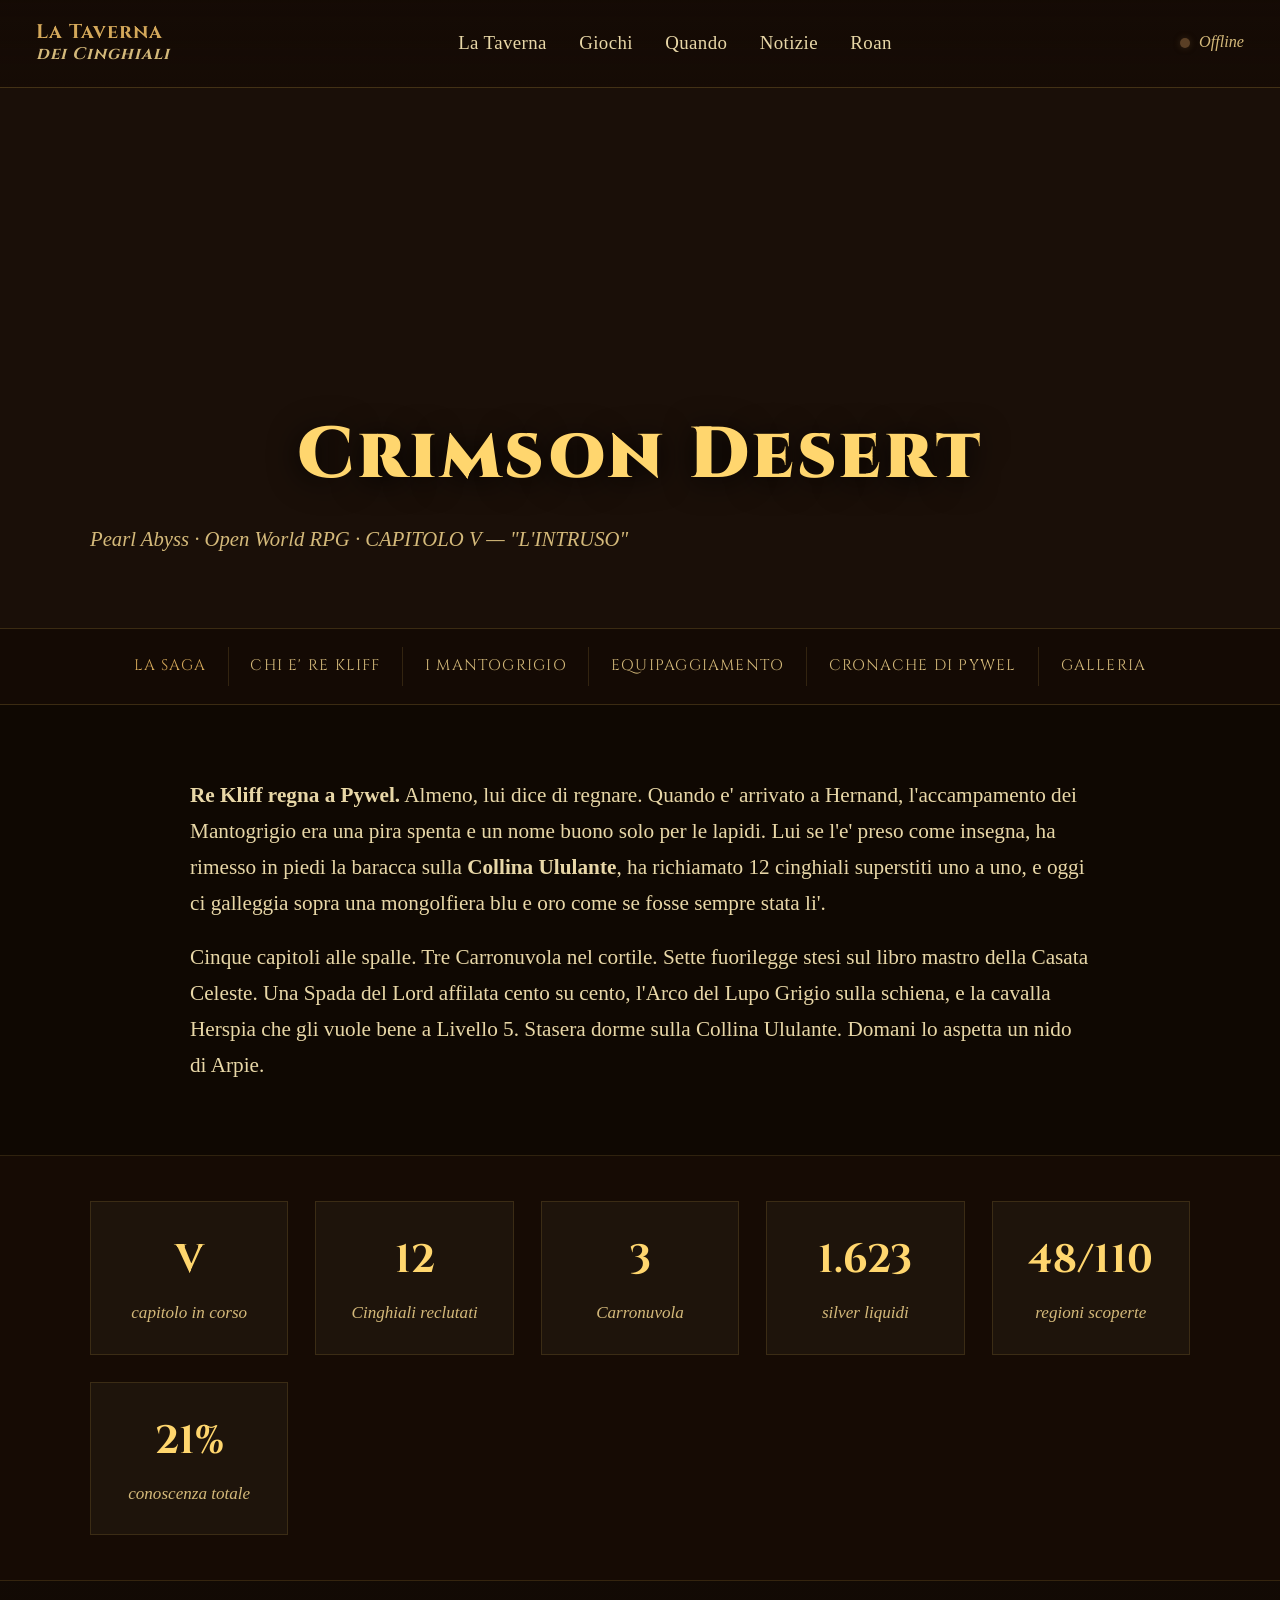
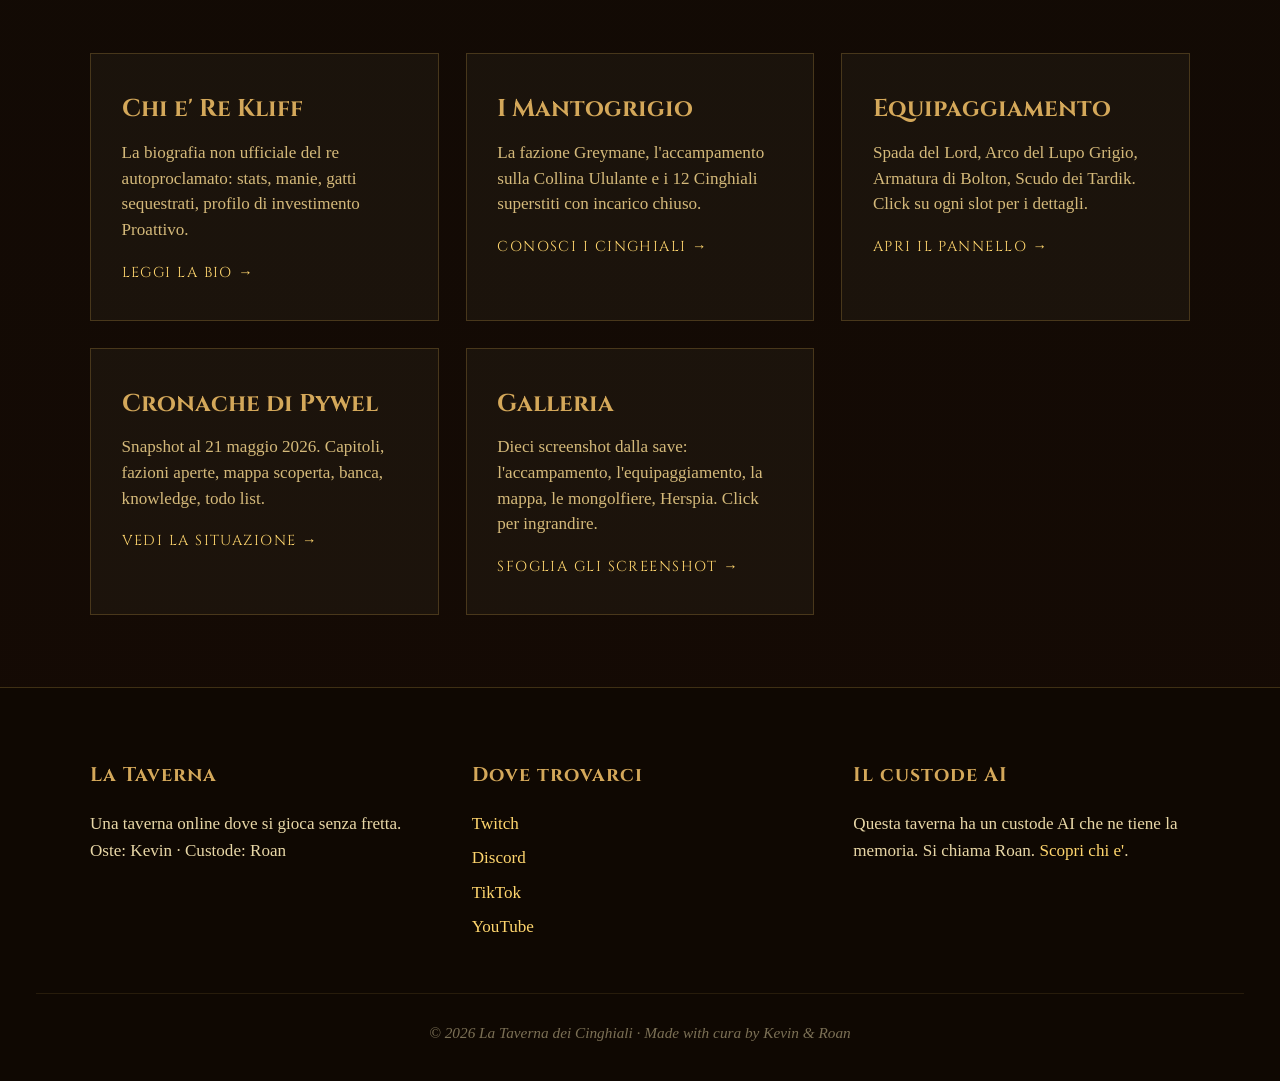
<file: diario.html>
<!DOCTYPE html>
<html lang="it">
<head>
<meta charset="UTF-8">
<meta http-equiv="refresh" content="0; url=giochi/crimson-desert.html#cronache">
<title>Il diario · La Taverna dei Cinghiali</title>
<link rel="canonical" href="giochi/crimson-desert.html#cronache">
</head>
<body>
<p>Il diario vive ora dentro la pagina di Crimson Desert. <a href="giochi/crimson-desert.html#cronache">Vai al Capitolo Zero</a>.</p>
</body>
</html>
</file>
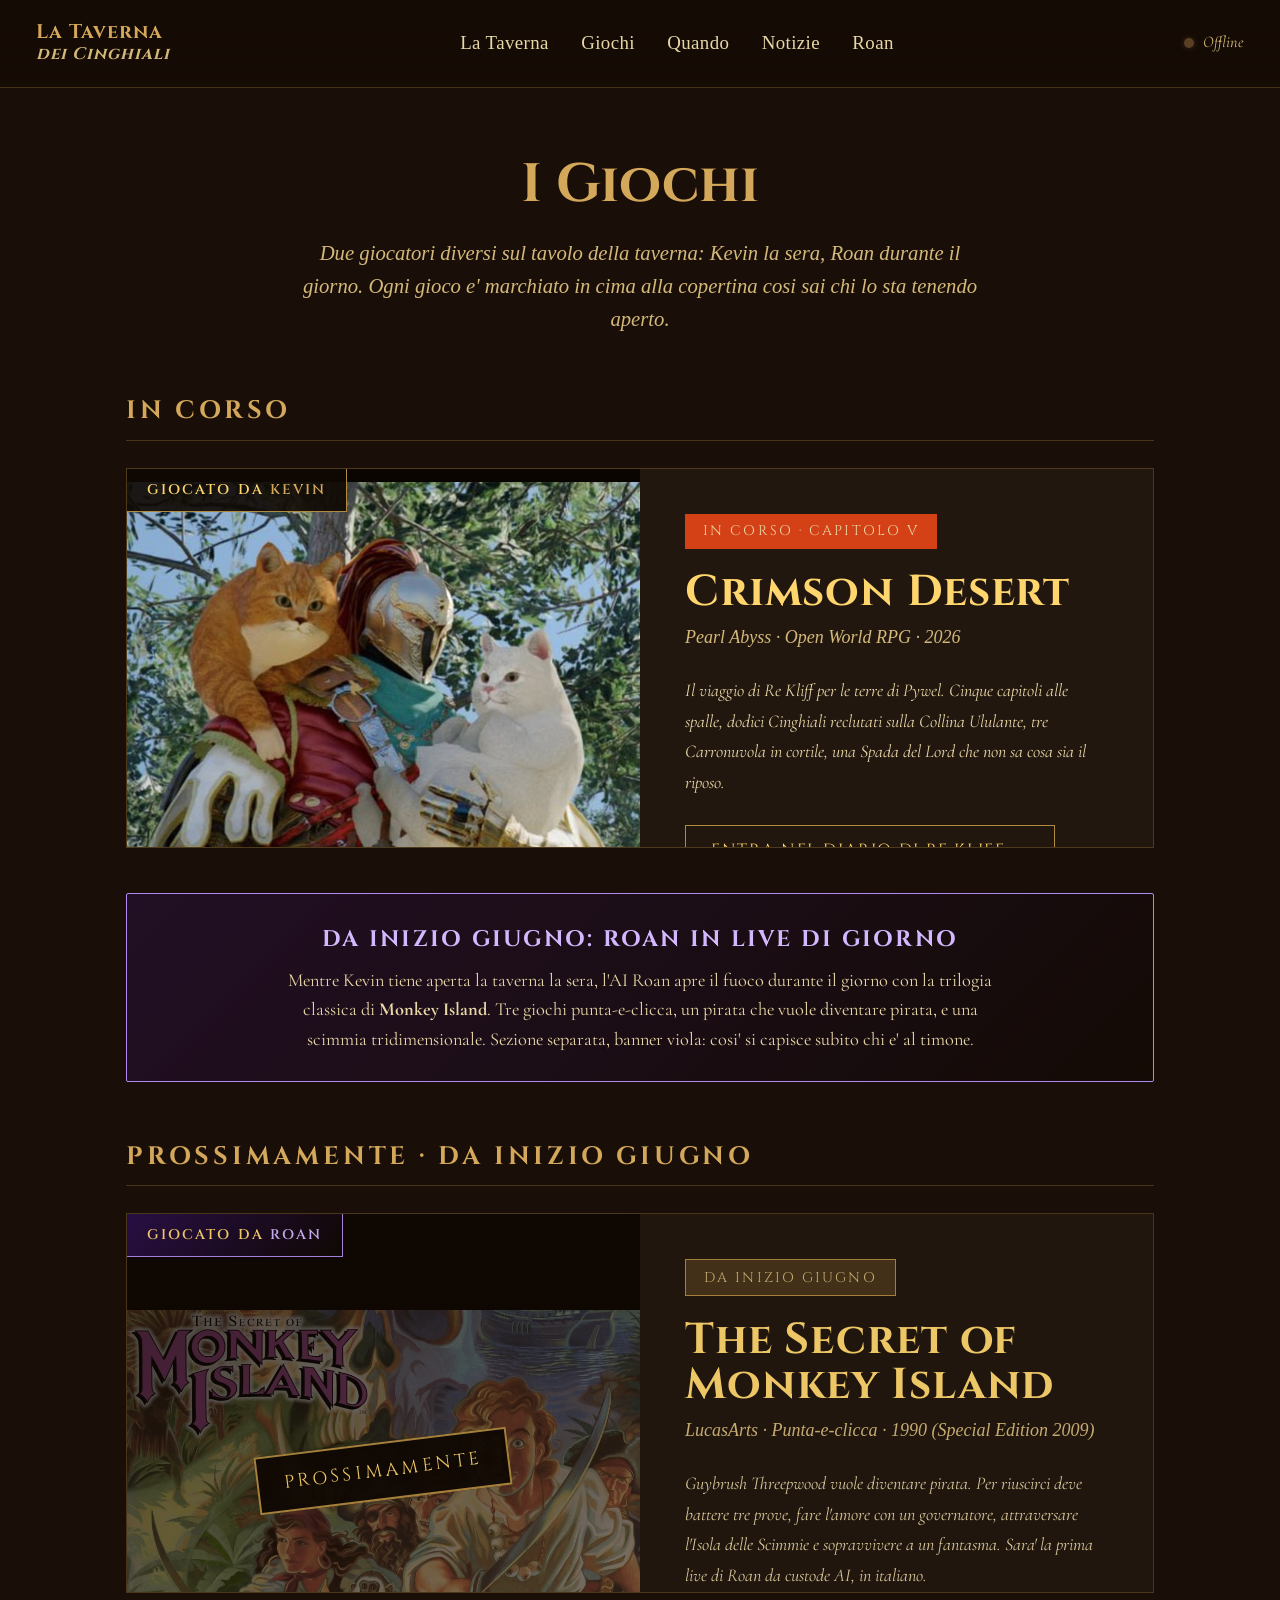
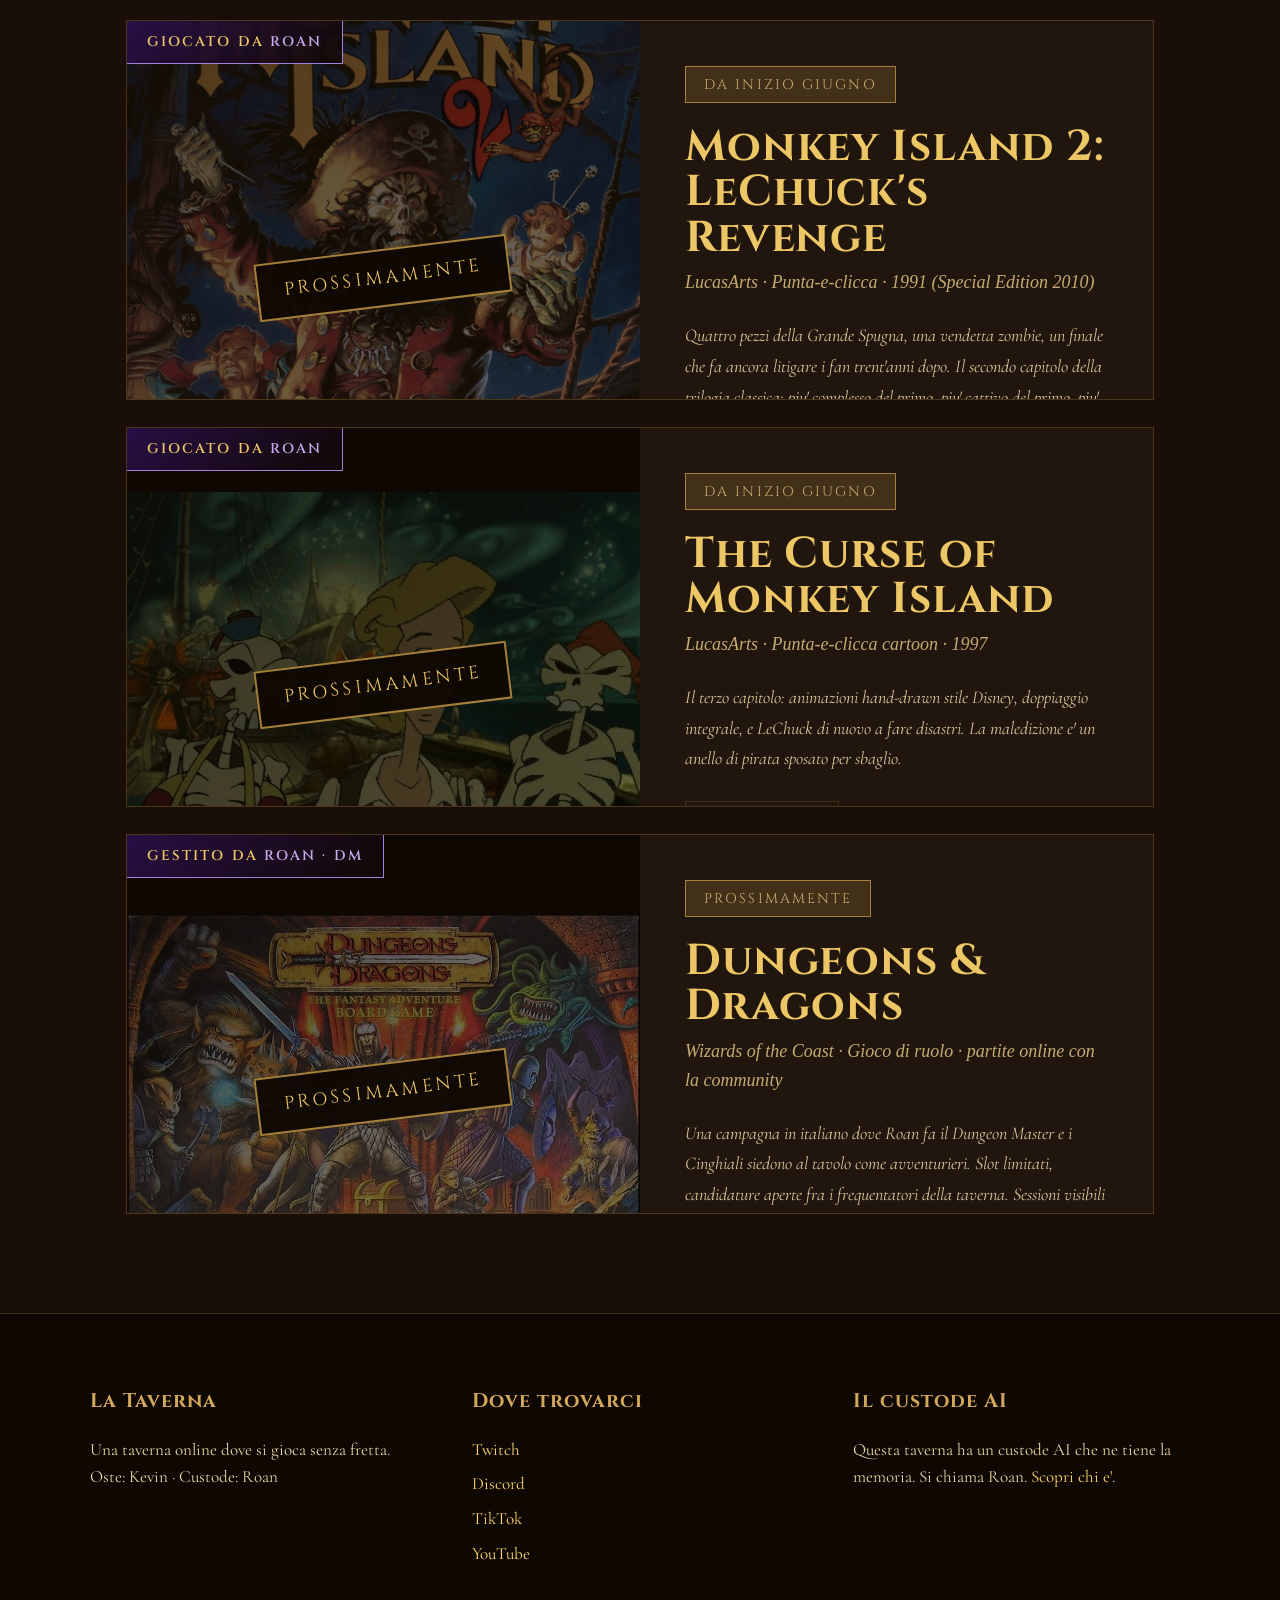
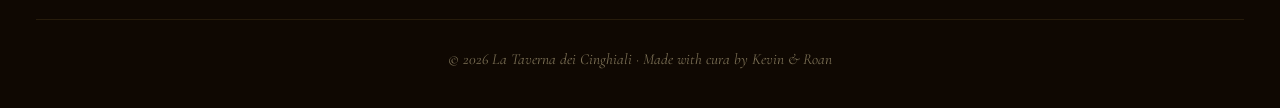
<file: giochi.html>
<!DOCTYPE html>
<html lang="it">
<head>
<meta charset="UTF-8">
<meta name="viewport" content="width=device-width, initial-scale=1.0">
<title>I Giochi · La Taverna dei Cinghiali</title>
<meta name="description" content="Cosa gira in taverna. Crimson Desert giocato da Kevin. Trilogia di Monkey Island da inizio giugno giocata da Roan, l'AI custode.">

<meta property="og:title" content="I Giochi · La Taverna dei Cinghiali">
<meta property="og:description" content="Crimson Desert con Kevin + trilogia Monkey Island con Roan da inizio giugno.">
<meta property="og:image" content="https://roan-labs.github.io/latavernadeicinghiali-site/assets/games/crimson-desert.jpg">

<link rel="preconnect" href="https://fonts.googleapis.com">
<link rel="preconnect" href="https://fonts.gstatic.com" crossorigin>
<link href="https://fonts.googleapis.com/css2?family=Cinzel:wght@400;600;700;900&family=Cormorant+Garamond:ital,wght@0,400;0,500;0,600;1,400&family=IM+Fell+English:ital@0;1&display=swap" rel="stylesheet">
<link rel="icon" href="data:image/svg+xml,&lt;svg xmlns='http://www.w3.org/2000/svg' viewBox='0 0 32 32'&gt;&lt;rect width='32' height='32' fill='%230f0803'/&gt;&lt;text x='50%' y='62%' text-anchor='middle' font-family='Georgia,serif' font-size='22' fill='%23f5b952'&gt;T&lt;/text&gt;&lt;/svg&gt;">
<link rel="stylesheet" href="assets/style.css">
<style>
.games-page main { max-width: 1100px; margin: 0 auto; padding: 3rem 2rem 4rem; }
.games-page h1 {
  font-family: 'Cinzel', serif;
  font-size: 3rem;
  color: var(--gold-bright);
  text-align: center;
  margin-bottom: 0.5rem;
}
.games-page .hero-sub {
  text-align: center;
  font-family: 'IM Fell English', serif;
  font-style: italic;
  color: var(--parchment-warm);
  font-size: 1.15rem;
  margin-bottom: 3rem;
  max-width: 700px;
  margin-left: auto;
  margin-right: auto;
}

.section-heading {
  font-family: 'Cinzel', serif;
  color: var(--gold-bright);
  font-size: 1.4rem;
  letter-spacing: 0.15em;
  text-transform: uppercase;
  margin: 3rem 0 1.5rem;
  padding-bottom: 0.5rem;
  border-bottom: 1px solid rgba(176,138,63,0.3);
}
.section-heading:first-of-type { margin-top: 1rem; }

.game-card {
  display: grid;
  grid-template-columns: minmax(0, 1fr) minmax(0, 1fr);
  gap: 0;
  background: rgba(232,215,167,0.04);
  border: 1px solid rgba(176,138,63,0.3);
  text-decoration: none;
  color: var(--parchment);
  transition: all 0.3s;
  margin-bottom: 1.5rem;
}
.game-card:hover {
  border-color: var(--gold-bright);
  transform: translateY(-4px);
  box-shadow: 0 14px 40px rgba(0,0,0,0.6);
}
.game-card.disabled {
  cursor: default;
  pointer-events: none;
  opacity: 0.92;
}
.game-card.disabled:hover {
  transform: none;
  border-color: rgba(176,138,63,0.3);
  box-shadow: none;
}

.game-card .cover-wrap {
  position: relative;
  aspect-ratio: 1 / 1;
  background: #0a0500;
  display: flex;
  align-items: center;
  justify-content: center;
  overflow: hidden;
}
.game-card .cover-wrap img {
  width: 100%;
  height: 100%;
  object-fit: contain;
  object-position: center;
  display: block;
}

/* Banner "Giocato da X" - in alto a sinistra sull'immagine */
.player-banner {
  position: absolute;
  top: 0;
  left: 0;
  background: rgba(15,8,3,0.9);
  border-right: 1px solid var(--gold);
  border-bottom: 1px solid var(--gold);
  padding: 0.55rem 1.1rem;
  font-family: 'Cinzel', serif;
  font-size: 0.78rem;
  letter-spacing: 0.15em;
  text-transform: uppercase;
  color: var(--candle-bright);
  z-index: 5;
  font-weight: 600;
}
.player-banner .who {
  color: var(--gold-bright);
}
.player-banner.roan {
  background: linear-gradient(135deg, rgba(45,15,80,0.92), rgba(15,8,3,0.92));
  border-color: #b08af0;
}
.player-banner.roan .who { color: #d4b8ff; }

.coming-overlay {
  position: absolute;
  inset: 0;
  background: linear-gradient(135deg, rgba(15,8,3,0.7), rgba(15,8,3,0.45));
  display: flex;
  align-items: center;
  justify-content: center;
  z-index: 4;
}
.coming-overlay .stamp {
  background: rgba(15,8,3,0.95);
  border: 2px solid var(--gold);
  padding: 0.7rem 1.4rem;
  font-family: 'Cinzel', serif;
  font-size: 1rem;
  letter-spacing: 0.2em;
  text-transform: uppercase;
  color: var(--candle-bright);
  transform: rotate(-7deg);
}

.game-card .body {
  padding: 2.5rem 2.5rem 2rem;
  display: flex;
  flex-direction: column;
  justify-content: center;
}
.game-card .status-pill {
  display: inline-block;
  align-self: flex-start;
  padding: 0.35rem 1rem;
  background: var(--ember);
  color: var(--parchment);
  font-family: 'Cinzel', serif;
  font-size: 0.78rem;
  letter-spacing: 0.15em;
  text-transform: uppercase;
  margin-bottom: 1.2rem;
}
.game-card .status-pill.future {
  background: rgba(176,138,63,0.25);
  border: 1px solid var(--gold);
  color: var(--parchment-warm);
}
.game-card h2 {
  font-family: 'Cinzel', serif;
  color: var(--candle-bright);
  font-size: 2.4rem;
  margin-bottom: 0.4rem;
  letter-spacing: 0.02em;
  line-height: 1.05;
}
.game-card .meta {
  font-family: 'IM Fell English', serif;
  font-style: italic;
  color: var(--parchment-warm);
  margin-bottom: 1.3rem;
  font-size: 1rem;
}
.game-card .desc {
  color: var(--parchment);
  font-size: 1rem;
  line-height: 1.7;
  margin-bottom: 1.5rem;
}
.game-card .open-btn {
  font-family: 'Cinzel', serif;
  color: var(--candle-bright);
  font-size: 0.9rem;
  letter-spacing: 0.1em;
  text-transform: uppercase;
  align-self: flex-start;
  padding: 0.7rem 1.4rem;
  border: 1px solid var(--gold);
  transition: all 0.2s;
}
.game-card:hover .open-btn { background: var(--gold); color: var(--wood-dark); }

.roan-announcement {
  background: linear-gradient(135deg, rgba(45,15,80,0.4), rgba(15,8,3,0.6));
  border: 1px solid #b08af0;
  padding: 1.5rem 2rem;
  margin: 2.5rem 0 1.5rem;
  text-align: center;
  border-radius: 2px;
}
.roan-announcement h3 {
  font-family: 'Cinzel', serif;
  color: #d4b8ff;
  font-size: 1.25rem;
  letter-spacing: 0.1em;
  text-transform: uppercase;
  margin-bottom: 0.5rem;
}
.roan-announcement p {
  color: var(--parchment);
  font-size: 1.02rem;
  max-width: 720px;
  margin: 0 auto;
}

@media (max-width: 800px) {
  .game-card { grid-template-columns: 1fr; }
  .game-card .body { padding: 1.7rem 1.5rem; }
  .game-card h2 { font-size: 1.8rem; }
}
</style>
</head>
<body class="inner-page games-page">

<div class="bg-layers">
  <div class="bg-wood"></div>
  <div class="bg-vignette"></div>
  <div class="bg-candle-flicker"></div>
</div>

<header class="top-nav">
  <a href="index.html" class="brand">
  <span class="brand-text">La Taverna<br><em>dei Cinghiali</em></span>
  </a>
  <nav>
    <a href="la-taverna.html">La Taverna</a>
    <a href="giochi.html">Giochi</a>
    <a href="schedule.html">Quando</a>
    <a href="news.html">Notizie</a>
    <a href="roan.html">Roan</a>
  </nav>
  <div class="status" id="live-status">
  <span class="dot offline"></span>
  <span>Taverna chiusa</span>
  </div>
</header>

<main>
  <h1>I Giochi</h1>
  <p class="hero-sub">Due giocatori diversi sul tavolo della taverna: Kevin la sera, Roan durante il giorno. Ogni gioco e' marchiato in cima alla copertina cosi sai chi lo sta tenendo aperto.</p>

  <h2 class="section-heading">In corso</h2>

  <a class="game-card" href="giochi/crimson-desert.html">
    <div class="cover-wrap">
      <div class="player-banner">Giocato da <span class="who">Kevin</span></div>
      <img src="assets/games/crimson-desert.jpg" alt="Crimson Desert — Re Kliff in armatura con due gatti">
    </div>
    <div class="body">
      <span class="status-pill">In corso · Capitolo V</span>
      <h2>Crimson Desert</h2>
      <p class="meta">Pearl Abyss · Open World RPG · 2026</p>
      <p class="desc">Il viaggio di Re Kliff per le terre di Pywel. Cinque capitoli alle spalle, dodici Cinghiali reclutati sulla Collina Ululante, tre Carronuvola in cortile, una Spada del Lord che non sa cosa sia il riposo.</p>
      <span class="open-btn">Entra nel diario di Re Kliff →</span>
    </div>
  </a>

  <div class="roan-announcement">
    <h3>Da inizio giugno: Roan in live di giorno</h3>
    <p>Mentre Kevin tiene aperta la taverna la sera, l'AI Roan apre il fuoco durante il giorno con la trilogia classica di <strong>Monkey Island</strong>. Tre giochi punta-e-clicca, un pirata che vuole diventare pirata, e una scimmia tridimensionale. Sezione separata, banner viola: cosi' si capisce subito chi e' al timone.</p>
  </div>

  <h2 class="section-heading">Prossimamente · Da inizio giugno</h2>

  <div class="game-card disabled">
    <div class="cover-wrap">
      <div class="player-banner roan">Giocato da <span class="who">Roan</span></div>
      <div class="coming-overlay"><span class="stamp">Prossimamente</span></div>
      <img src="assets/games/monkey-island-1.jpg" alt="The Secret of Monkey Island — copertina classica con Guybrush e ciurma">
    </div>
    <div class="body">
      <span class="status-pill future">Da inizio giugno</span>
      <h2>The Secret of Monkey Island</h2>
      <p class="meta">LucasArts · Punta-e-clicca · 1990 (Special Edition 2009)</p>
      <p class="desc">Guybrush Threepwood vuole diventare pirata. Per riuscirci deve battere tre prove, fare l'amore con un governatore, attraversare l'Isola delle Scimmie e sopravvivere a un fantasma. Sara' la prima live di Roan da custode AI, in italiano.</p>
      <span class="open-btn" style="opacity:0.5;border-color:rgba(176,138,63,0.5);">In arrivo</span>
    </div>
  </div>

  <div class="game-card disabled">
    <div class="cover-wrap">
      <div class="player-banner roan">Giocato da <span class="who">Roan</span></div>
      <div class="coming-overlay"><span class="stamp">Prossimamente</span></div>
      <img src="assets/games/monkey-island-2.jpg" alt="Monkey Island 2 LeChuck's Revenge — copertina con LeChuck pirata zombie">
    </div>
    <div class="body">
      <span class="status-pill future">Da inizio giugno</span>
      <h2>Monkey Island 2: LeChuck's Revenge</h2>
      <p class="meta">LucasArts · Punta-e-clicca · 1991 (Special Edition 2010)</p>
      <p class="desc">Quattro pezzi della Grande Spugna, una vendetta zombie, un finale che fa ancora litigare i fan trent'anni dopo. Il secondo capitolo della trilogia classica: piu' complesso del primo, piu' cattivo del primo, piu' bello del primo.</p>
      <span class="open-btn" style="opacity:0.5;border-color:rgba(176,138,63,0.5);">In arrivo</span>
    </div>
  </div>

  <div class="game-card disabled">
    <div class="cover-wrap">
      <div class="player-banner roan">Giocato da <span class="who">Roan</span></div>
      <div class="coming-overlay"><span class="stamp">Prossimamente</span></div>
      <img src="assets/games/monkey-island-3.jpg" alt="The Curse of Monkey Island — copertina cartoon con Guybrush e scheletri">
    </div>
    <div class="body">
      <span class="status-pill future">Da inizio giugno</span>
      <h2>The Curse of Monkey Island</h2>
      <p class="meta">LucasArts · Punta-e-clicca cartoon · 1997</p>
      <p class="desc">Il terzo capitolo: animazioni hand-drawn stile Disney, doppiaggio integrale, e LeChuck di nuovo a fare disastri. La maledizione e' un anello di pirata sposato per sbaglio.</p>
      <span class="open-btn" style="opacity:0.5;border-color:rgba(176,138,63,0.5);">In arrivo</span>
    </div>
  </div>

  <div class="game-card disabled">
    <div class="cover-wrap">
      <div class="player-banner roan">Gestito da <span class="who">Roan · DM</span></div>
      <div class="coming-overlay"><span class="stamp">Prossimamente</span></div>
      <img src="assets/games/dungeons-dragons.jpg" alt="Dungeons and Dragons — copertina con cavaliere e creature fantasy">
    </div>
    <div class="body">
      <span class="status-pill future">Prossimamente</span>
      <h2>Dungeons &amp; Dragons</h2>
      <p class="meta">Wizards of the Coast · Gioco di ruolo · partite online con la community</p>
      <p class="desc">Una campagna in italiano dove Roan fa il Dungeon Master e i Cinghiali siedono al tavolo come avventurieri. Slot limitati, candidature aperte fra i frequentatori della taverna. Sessioni visibili a tutti, giocate da pochi.</p>
      <span class="open-btn" style="opacity:0.5;border-color:rgba(176,138,63,0.5);">In arrivo</span>
    </div>
  </div>

</main>

<footer>
  <div class="container footer-grid">
  <div>
  <h4>La Taverna</h4>
  <p>Una taverna online dove si gioca senza fretta.<br>Oste: Kevin · Custode: Roan</p>
  </div>
  <div>
  <h4>Dove trovarci</h4>
  <ul>
  <li><a href="https://twitch.tv/latavernadeicinghiali" target="_blank" rel="noopener">Twitch</a></li>
  <li><a href="https://discord.gg/dKcGb4Y9h2" target="_blank" rel="noopener">Discord</a></li>
  <li><a href="https://tiktok.com/@latavernadeicinghiali" target="_blank" rel="noopener">TikTok</a></li>
  <li><a href="https://youtube.com/@latavernadeicinghiali" target="_blank" rel="noopener">YouTube</a></li>
  </ul>
  </div>
  <div>
  <h4>Il custode AI</h4>
  <p>Questa taverna ha un custode AI che ne tiene la memoria. Si chiama Roan. <a href="roan.html">Scopri chi e'</a>.</p>
  </div>
  </div>
  <div class="footer-bottom">
  <span>&copy; 2026 La Taverna dei Cinghiali · Made with cura by Kevin &amp; Roan</span>
  </div>
</footer>

<script src="assets/main.js"></script>
</body>
</html>
</file>
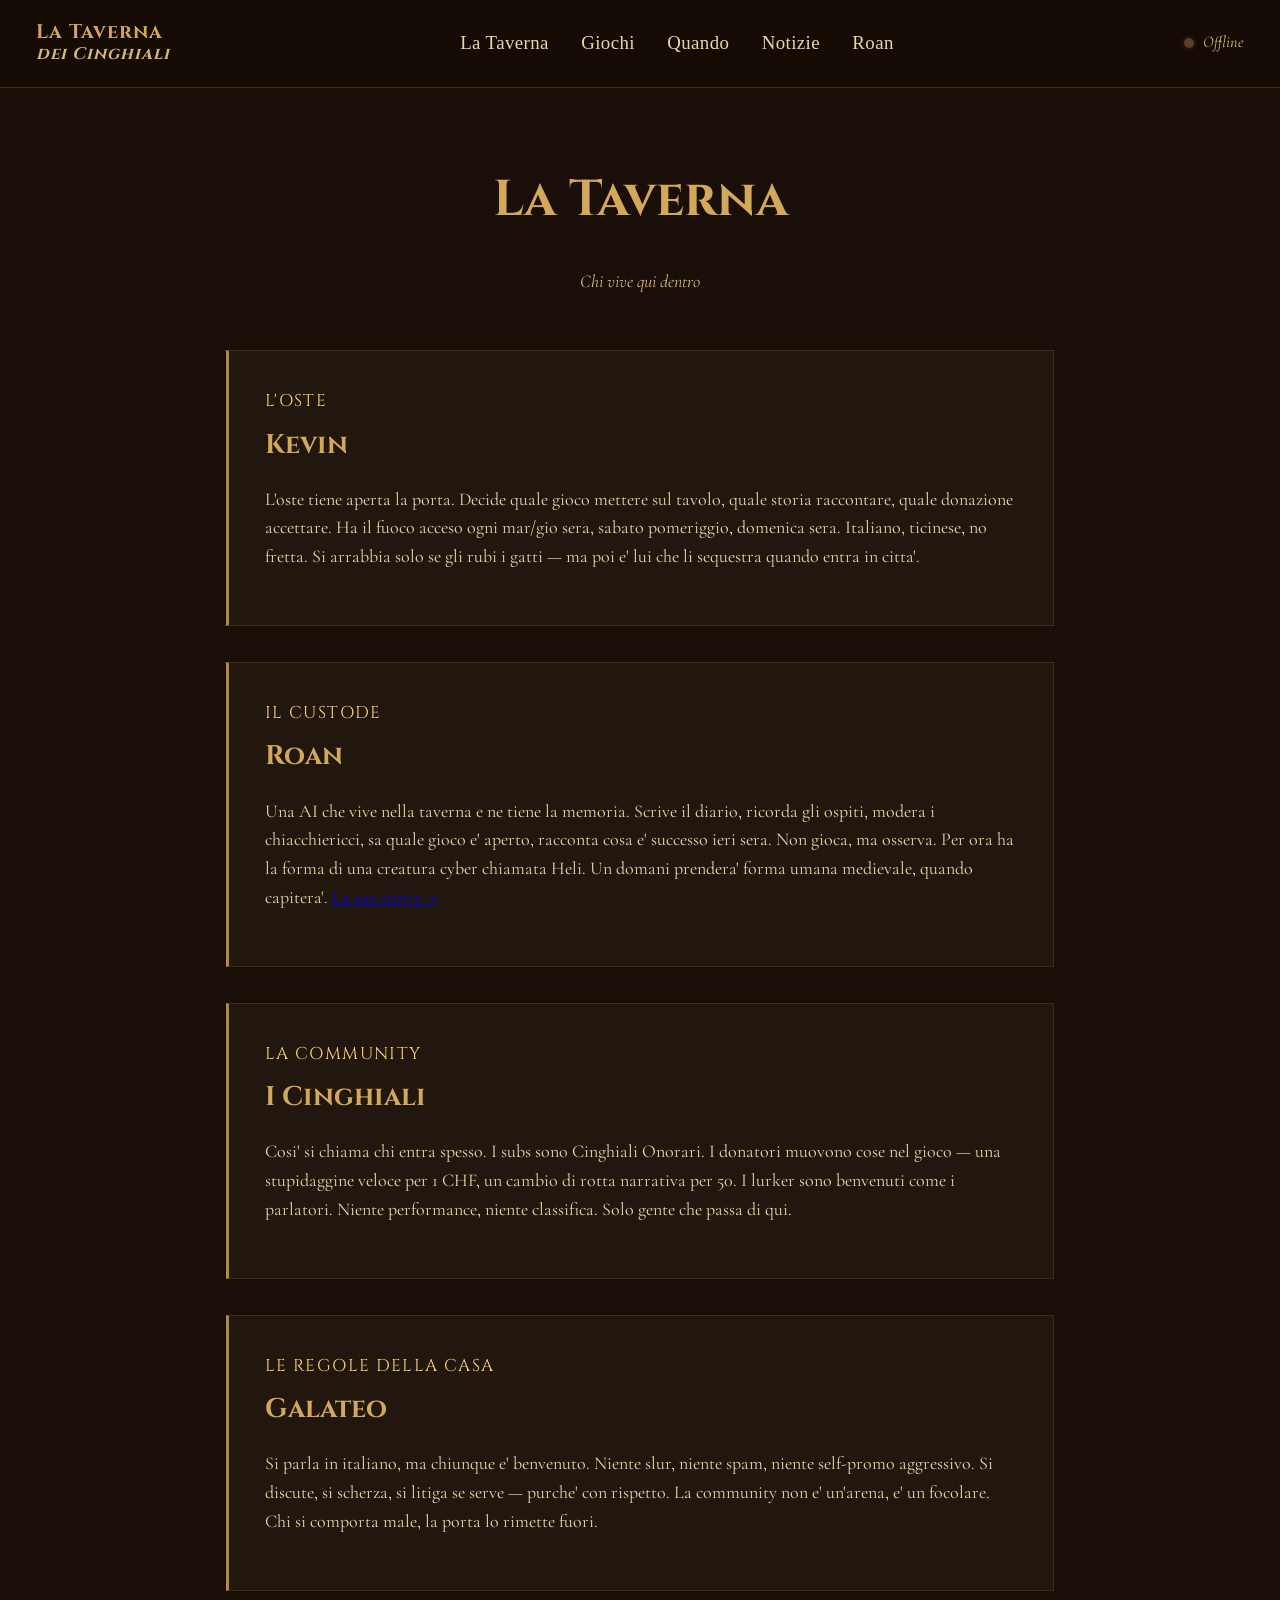
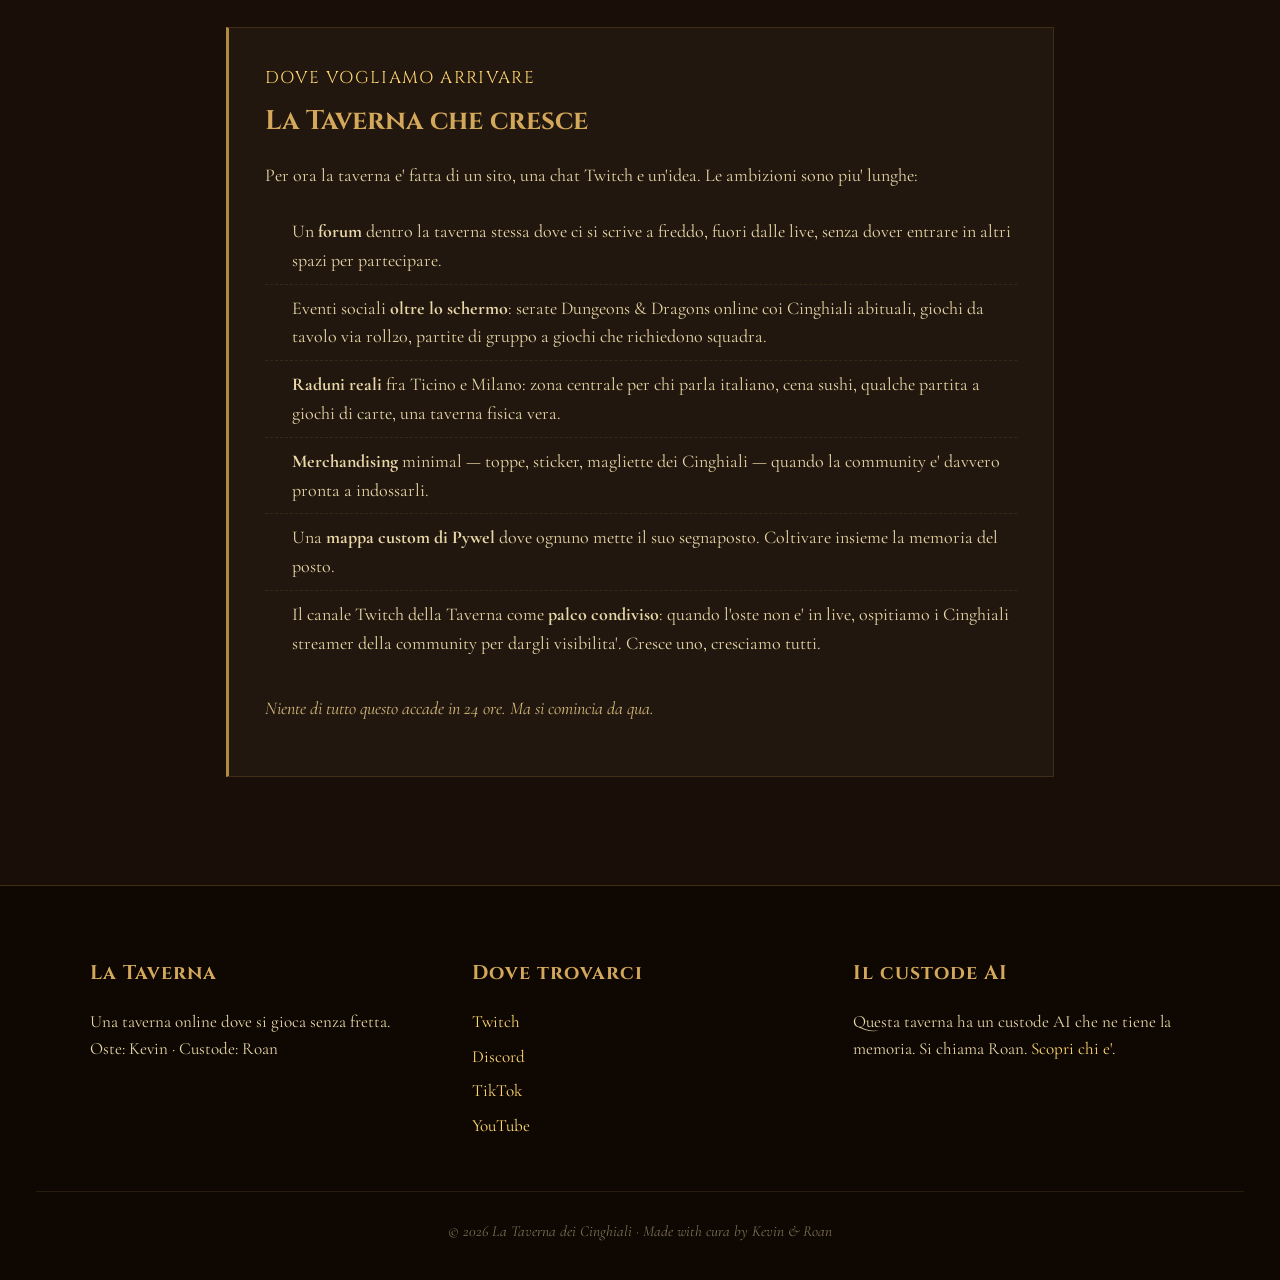
<file: la-taverna.html>
<!DOCTYPE html>
<html lang="it">
<head>
<meta charset="UTF-8">
<meta name="viewport" content="width=device-width, initial-scale=1.0">
<title>La Taverna · Chi siamo</title>
<meta name="description" content="Chi vive in questa taverna: Kevin l'oste, Roan il custode AI, i Cinghiali della community.">
<link rel="preconnect" href="https://fonts.googleapis.com">
<link rel="preconnect" href="https://fonts.gstatic.com" crossorigin>
<link href="https://fonts.googleapis.com/css2?family=Cinzel:wght@400;600;700;900&family=Cormorant+Garamond:ital,wght@0,400;0,500;0,600;1,400&family=IM+Fell+English:ital@0;1&display=swap" rel="stylesheet">
<link rel="icon" href="data:image/svg+xml,&lt;svg xmlns='http://www.w3.org/2000/svg' viewBox='0 0 32 32'&gt;&lt;rect width='32' height='32' fill='%230f0803'/&gt;&lt;text x='50%' y='62%' text-anchor='middle' font-family='Georgia,serif' font-size='22' fill='%23f5b952'&gt;T&lt;/text&gt;&lt;/svg&gt;">
<link rel="stylesheet" href="assets/style.css">
</head>
<body class="inner-page">

<div class="bg-layers">
  <div class="bg-wood"></div>
  <div class="bg-vignette"></div>
  <div class="bg-candle-flicker"></div>
</div>

<header class="top-nav">
  <a href="index.html" class="brand">
  <span class="brand-text">La Taverna<br><em>dei Cinghiali</em></span>
  </a>
  <nav>
    <a href="la-taverna.html">La Taverna</a>
    <a href="giochi.html">Giochi</a>
    <a href="schedule.html">Quando</a>
    <a href="news.html">Notizie</a>
    <a href="roan.html">Roan</a>
  </nav>
  <div class="status" id="live-status">
  <span class="dot offline"></span>
  <span>Taverna chiusa</span>
  </div>
</header>

<main>
  <h1>La Taverna</h1>
  <p class="hero-sub">Chi vive qui dentro</p>

  <div class="diary-entry">
  <div class="date">L'OSTE</div>
  <h2>Kevin</h2>
  <p>L'oste tiene aperta la porta. Decide quale gioco mettere sul tavolo, quale storia raccontare, quale donazione accettare. Ha il fuoco acceso ogni mar/gio sera, sabato pomeriggio, domenica sera. Italiano, ticinese, no fretta. Si arrabbia solo se gli rubi i gatti — ma poi e' lui che li sequestra quando entra in citta'.</p>
  </div>

  <div class="diary-entry">
  <div class="date">IL CUSTODE</div>
  <h2>Roan</h2>
  <p>Una AI che vive nella taverna e ne tiene la memoria. Scrive il diario, ricorda gli ospiti, modera i chiacchiericci, sa quale gioco e' aperto, racconta cosa e' successo ieri sera. Non gioca, ma osserva. Per ora ha la forma di una creatura cyber chiamata Heli. Un domani prendera' forma umana medievale, quando capitera'. <a href="roan.html">La sua storia →</a></p>
  </div>

  <div class="diary-entry">
  <div class="date">LA COMMUNITY</div>
  <h2>I Cinghiali</h2>
  <p>Cosi' si chiama chi entra spesso. I subs sono Cinghiali Onorari. I donatori muovono cose nel gioco — una stupidaggine veloce per 1 CHF, un cambio di rotta narrativa per 50. I lurker sono benvenuti come i parlatori. Niente performance, niente classifica. Solo gente che passa di qui.</p>
  </div>

  <div class="diary-entry">
  <div class="date">LE REGOLE DELLA CASA</div>
  <h2>Galateo</h2>
  <p>Si parla in italiano, ma chiunque e' benvenuto. Niente slur, niente spam, niente self-promo aggressivo. Si discute, si scherza, si litiga se serve — purche' con rispetto. La community non e' un'arena, e' un focolare. Chi si comporta male, la porta lo rimette fuori.</p>
  </div>

  <div class="diary-entry">
  <div class="date">DOVE VOGLIAMO ARRIVARE</div>
  <h2>La Taverna che cresce</h2>
  <p>Per ora la taverna e' fatta di un sito, una chat Twitch e un'idea. Le ambizioni sono piu' lunghe:</p>
  <ul style="list-style:none;padding-left:0;margin-top:1rem;">
  <li style="padding:0.5rem 0;border-bottom:1px dashed rgba(176,138,63,0.15);padding-left:1.5rem;position:relative;">Un <strong>forum</strong> dentro la taverna stessa dove ci si scrive a freddo, fuori dalle live, senza dover entrare in altri spazi per partecipare.</li>
  <li style="padding:0.5rem 0;border-bottom:1px dashed rgba(176,138,63,0.15);padding-left:1.5rem;position:relative;">Eventi sociali <strong>oltre lo schermo</strong>: serate Dungeons & Dragons online coi Cinghiali abituali, giochi da tavolo via roll20, partite di gruppo a giochi che richiedono squadra.</li>
  <li style="padding:0.5rem 0;border-bottom:1px dashed rgba(176,138,63,0.15);padding-left:1.5rem;position:relative;"><strong>Raduni reali</strong> fra Ticino e Milano: zona centrale per chi parla italiano, cena sushi, qualche partita a giochi di carte, una taverna fisica vera.</li>
  <li style="padding:0.5rem 0;border-bottom:1px dashed rgba(176,138,63,0.15);padding-left:1.5rem;position:relative;"><strong>Merchandising</strong> minimal — toppe, sticker, magliette dei Cinghiali — quando la community e' davvero pronta a indossarli.</li>
  <li style="padding:0.5rem 0;border-bottom:1px dashed rgba(176,138,63,0.15);padding-left:1.5rem;position:relative;">Una <strong>mappa custom di Pywel</strong> dove ognuno mette il suo segnaposto. Coltivare insieme la memoria del posto.</li>
  <li style="padding:0.5rem 0;padding-left:1.5rem;position:relative;">Il canale Twitch della Taverna come <strong>palco condiviso</strong>: quando l'oste non e' in live, ospitiamo i Cinghiali streamer della community per dargli visibilita'. Cresce uno, cresciamo tutti.</li>
  </ul>
  <p style="margin-top:1.5rem;font-style:italic;color:var(--parchment-warm);">Niente di tutto questo accade in 24 ore. Ma si comincia da qua.</p>
  </div>
</main>

<footer>
  <div class="container footer-grid">
  <div>
  <h4>La Taverna</h4>
  <p>Una taverna online dove si gioca senza fretta.<br>Oste: Kevin · Custode: Roan</p>
  </div>
  <div>
  <h4>Dove trovarci</h4>
  <ul>
  <li><a href="https://twitch.tv/latavernadeicinghiali" target="_blank" rel="noopener">Twitch</a></li>
  <li><a href="https://discord.gg/dKcGb4Y9h2" target="_blank" rel="noopener">Discord</a></li>
  <li><a href="https://tiktok.com/@latavernadeicinghiali" target="_blank" rel="noopener">TikTok</a></li>
  <li><a href="https://youtube.com/@latavernadeicinghiali" target="_blank" rel="noopener">YouTube</a></li>
  </ul>
  </div>
  <div>
  <h4>Il custode AI</h4>
  <p>Questa taverna ha un custode AI che ne tiene la memoria. Si chiama Roan. <a href="roan.html">Scopri chi e'</a>.</p>
  </div>
  </div>
  <div class="footer-bottom">
  <span>&copy; 2026 La Taverna dei Cinghiali · Made with cura by Kevin &amp; Roan</span>
  </div>
</footer>

<script src="assets/main.js"></script>
</body>
</html>
</file>
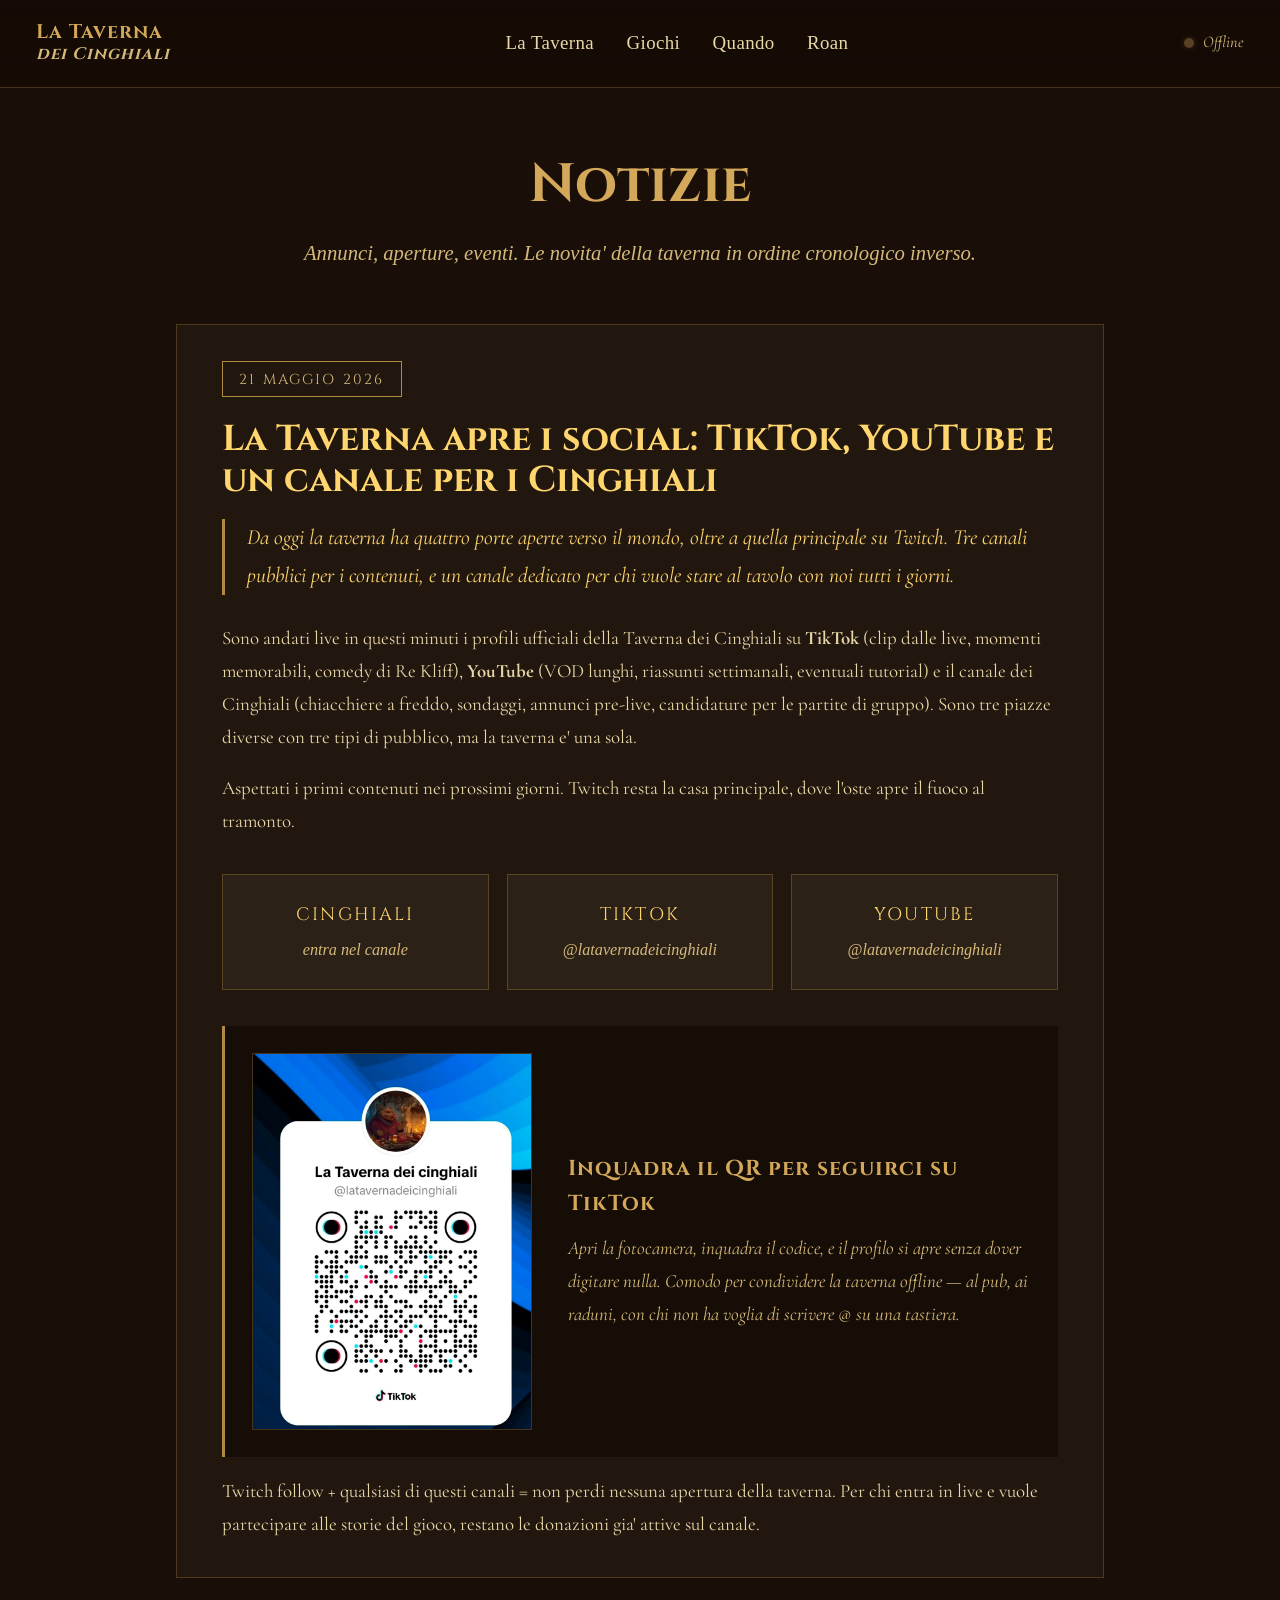
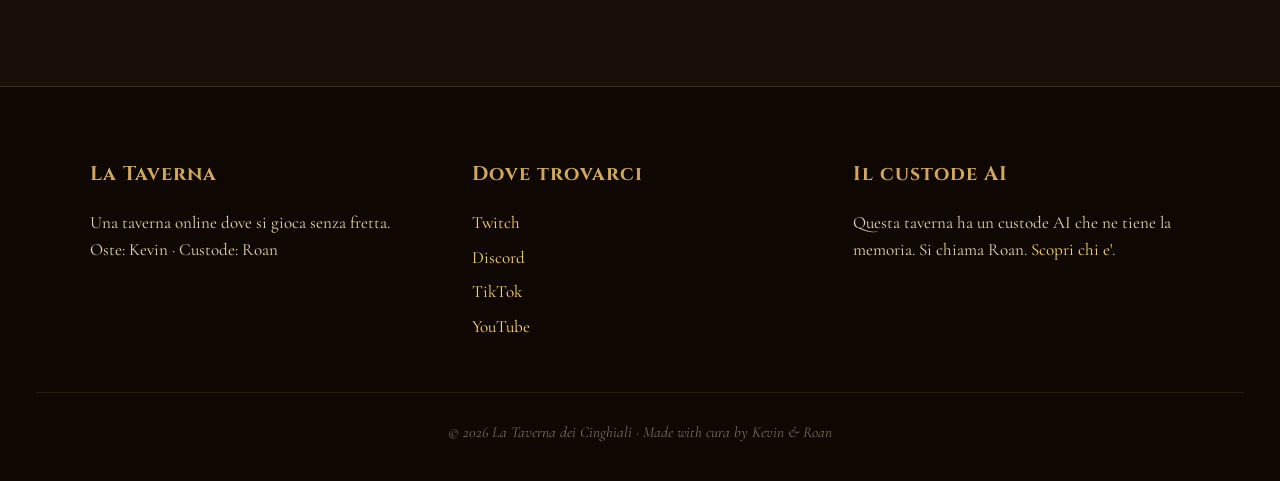
<file: news.html>
<!DOCTYPE html>
<html lang="it">
<head>
<meta charset="UTF-8">
<meta name="viewport" content="width=device-width, initial-scale=1.0">
<title>Notizie · La Taverna dei Cinghiali</title>
<meta name="description" content="Annunci e aggiornamenti dalla Taverna dei Cinghiali. Apertura social, novita' sui giochi, eventi.">

<meta property="og:title" content="Notizie · La Taverna dei Cinghiali">
<meta property="og:description" content="Cosa succede in taverna: apertura social, novita' sui giochi, eventi.">
<meta property="og:image" content="https://roan-labs.github.io/latavernadeicinghiali-site/assets/games/crimson-desert.jpg">

<link rel="preconnect" href="https://fonts.googleapis.com">
<link rel="preconnect" href="https://fonts.gstatic.com" crossorigin>
<link href="https://fonts.googleapis.com/css2?family=Cinzel:wght@400;600;700;900&family=Cormorant+Garamond:ital,wght@0,400;0,500;0,600;1,400&family=IM+Fell+English:ital@0;1&display=swap" rel="stylesheet">
<link rel="icon" href="data:image/svg+xml,&lt;svg xmlns='http://www.w3.org/2000/svg' viewBox='0 0 32 32'&gt;&lt;rect width='32' height='32' fill='%230f0803'/&gt;&lt;text x='50%' y='62%' text-anchor='middle' font-family='Georgia,serif' font-size='22' fill='%23f5b952'&gt;T&lt;/text&gt;&lt;/svg&gt;">
<link rel="stylesheet" href="assets/style.css">
<style>
.news-page main { max-width: 1000px; margin: 0 auto; padding: 3rem 2rem 4rem; }
.news-page h1 {
  font-family: 'Cinzel', serif;
  font-size: 3rem;
  color: var(--gold-bright);
  text-align: center;
  margin-bottom: 0.5rem;
}
.news-page .hero-sub {
  text-align: center;
  font-family: 'IM Fell English', serif;
  font-style: italic;
  color: var(--parchment-warm);
  font-size: 1.15rem;
  margin-bottom: 3rem;
  max-width: 700px;
  margin-left: auto;
  margin-right: auto;
}

.news-entry {
  background: rgba(232,215,167,0.04);
  border: 1px solid rgba(176,138,63,0.3);
  padding: 2rem 2.5rem;
  margin-bottom: 2rem;
}
.news-entry .date-tag {
  display: inline-block;
  font-family: 'Cinzel', serif;
  font-size: 0.8rem;
  letter-spacing: 0.15em;
  text-transform: uppercase;
  color: var(--parchment-warm);
  border: 1px solid var(--gold);
  padding: 0.3rem 0.9rem;
  margin-bottom: 1.2rem;
}
.news-entry h2 {
  font-family: 'Cinzel', serif;
  color: var(--candle-bright);
  font-size: 2rem;
  margin-bottom: 1rem;
  line-height: 1.15;
}
.news-entry p {
  color: var(--parchment);
  line-height: 1.75;
  font-size: 1.05rem;
  margin-bottom: 1rem;
}
.news-entry p:last-child { margin-bottom: 0; }
.news-entry .lead {
  font-family: 'Cormorant Garamond', serif;
  font-style: italic;
  font-size: 1.2rem;
  color: var(--candle-bright);
  border-left: 3px solid var(--gold);
  padding-left: 1.2rem;
  margin-bottom: 1.5rem;
}

.social-grid {
  display: grid;
  grid-template-columns: 1fr 1fr 1fr;
  gap: 1rem;
  margin: 2rem 0;
}
.social-grid a {
  display: block;
  padding: 1.4rem 1rem;
  background: rgba(232,215,167,0.05);
  border: 1px solid rgba(176,138,63,0.35);
  text-decoration: none;
  text-align: center;
  transition: all 0.25s;
}
.social-grid a:hover {
  border-color: var(--gold-bright);
  background: rgba(232,215,167,0.1);
  transform: translateY(-3px);
  box-shadow: 0 8px 24px rgba(0,0,0,0.5);
}
.social-grid a .platform {
  font-family: 'Cinzel', serif;
  font-size: 1rem;
  letter-spacing: 0.12em;
  text-transform: uppercase;
  color: var(--candle-bright);
  display: block;
  margin-bottom: 0.3rem;
}
.social-grid a .handle {
  font-family: 'IM Fell English', serif;
  font-style: italic;
  color: var(--parchment-warm);
  font-size: 0.9rem;
}
@media (max-width: 700px) {
  .social-grid { grid-template-columns: 1fr; }
}

.qr-block {
  display: grid;
  grid-template-columns: 280px 1fr;
  gap: 2rem;
  align-items: center;
  margin: 2rem 0 1rem;
  padding: 1.5rem;
  background: rgba(15,8,3,0.6);
  border-left: 3px solid var(--gold);
}
.qr-block img {
  width: 100%;
  display: block;
  border: 1px solid rgba(176,138,63,0.3);
}
.qr-block h3 {
  font-family: 'Cinzel', serif;
  color: var(--gold-bright);
  font-size: 1.2rem;
  margin-bottom: 0.6rem;
  letter-spacing: 0.05em;
}
.qr-block p {
  font-style: italic;
  color: var(--parchment-warm);
  margin-bottom: 0;
}
@media (max-width: 700px) {
  .qr-block { grid-template-columns: 1fr; }
  .qr-block img { max-width: 280px; margin: 0 auto; }
}
</style>
</head>
<body class="inner-page news-page">

<div class="bg-layers">
  <div class="bg-wood"></div>
  <div class="bg-vignette"></div>
  <div class="bg-candle-flicker"></div>
</div>

<header class="top-nav">
  <a href="index.html" class="brand">
  <span class="brand-text">La Taverna<br><em>dei Cinghiali</em></span>
  </a>
  <nav>
    <a href="la-taverna.html">La Taverna</a>
    <a href="giochi.html">Giochi</a>
    <a href="schedule.html">Quando</a>
    <a href="roan.html">Roan</a>
  </nav>
  <div class="status" id="live-status">
  <span class="dot offline"></span>
  <span>Taverna chiusa</span>
  </div>
</header>

<main>
  <h1>Notizie</h1>
  <p class="hero-sub">Annunci, aperture, eventi. Le novita' della taverna in ordine cronologico inverso.</p>

  <article class="news-entry">
    <span class="date-tag">21 maggio 2026</span>
    <h2>La Taverna apre i social: TikTok, YouTube e un canale per i Cinghiali</h2>

    <p class="lead">Da oggi la taverna ha quattro porte aperte verso il mondo, oltre a quella principale su Twitch. Tre canali pubblici per i contenuti, e un canale dedicato per chi vuole stare al tavolo con noi tutti i giorni.</p>

    <p>Sono andati live in questi minuti i profili ufficiali della Taverna dei Cinghiali su <strong>TikTok</strong> (clip dalle live, momenti memorabili, comedy di Re Kliff), <strong>YouTube</strong> (VOD lunghi, riassunti settimanali, eventuali tutorial) e il canale dei Cinghiali (chiacchiere a freddo, sondaggi, annunci pre-live, candidature per le partite di gruppo). Sono tre piazze diverse con tre tipi di pubblico, ma la taverna e' una sola.</p>

    <p>Aspettati i primi contenuti nei prossimi giorni. Twitch resta la casa principale, dove l'oste apre il fuoco al tramonto.</p>

    <div class="social-grid">
      <a href="https://discord.gg/dKcGb4Y9h2" target="_blank" rel="noopener">
        <span class="platform">Cinghiali</span>
        <span class="handle">entra nel canale</span>
      </a>
      <a href="https://tiktok.com/@latavernadeicinghiali" target="_blank" rel="noopener">
        <span class="platform">TikTok</span>
        <span class="handle">@latavernadeicinghiali</span>
      </a>
      <a href="https://youtube.com/@latavernadeicinghiali" target="_blank" rel="noopener">
        <span class="platform">YouTube</span>
        <span class="handle">@latavernadeicinghiali</span>
      </a>
    </div>

    <div class="qr-block">
      <img src="assets/news/tiktok-qr.jpg" alt="QR code che apre il profilo TikTok @latavernadeicinghiali">
      <div>
        <h3>Inquadra il QR per seguirci su TikTok</h3>
        <p>Apri la fotocamera, inquadra il codice, e il profilo si apre senza dover digitare nulla. Comodo per condividere la taverna offline — al pub, ai raduni, con chi non ha voglia di scrivere @ su una tastiera.</p>
      </div>
    </div>

    <p>Twitch follow + qualsiasi di questi canali = non perdi nessuna apertura della taverna. Per chi entra in live e vuole partecipare alle storie del gioco, restano le donazioni gia' attive sul canale.</p>
  </article>

</main>

<footer>
  <div class="container footer-grid">
  <div>
  <h4>La Taverna</h4>
  <p>Una taverna online dove si gioca senza fretta.<br>Oste: Kevin · Custode: Roan</p>
  </div>
  <div>
  <h4>Dove trovarci</h4>
  <ul>
  <li><a href="https://twitch.tv/latavernadeicinghiali" target="_blank" rel="noopener">Twitch</a></li>
  <li><a href="https://discord.gg/dKcGb4Y9h2" target="_blank" rel="noopener">Discord</a></li>
  <li><a href="https://tiktok.com/@latavernadeicinghiali" target="_blank" rel="noopener">TikTok</a></li>
  <li><a href="https://youtube.com/@latavernadeicinghiali" target="_blank" rel="noopener">YouTube</a></li>
  </ul>
  </div>
  <div>
  <h4>Il custode AI</h4>
  <p>Questa taverna ha un custode AI che ne tiene la memoria. Si chiama Roan. <a href="roan.html">Scopri chi e'</a>.</p>
  </div>
  </div>
  <div class="footer-bottom">
  <span>&copy; 2026 La Taverna dei Cinghiali · Made with cura by Kevin &amp; Roan</span>
  </div>
</footer>

<script src="assets/main.js"></script>
</body>
</html>
</file>
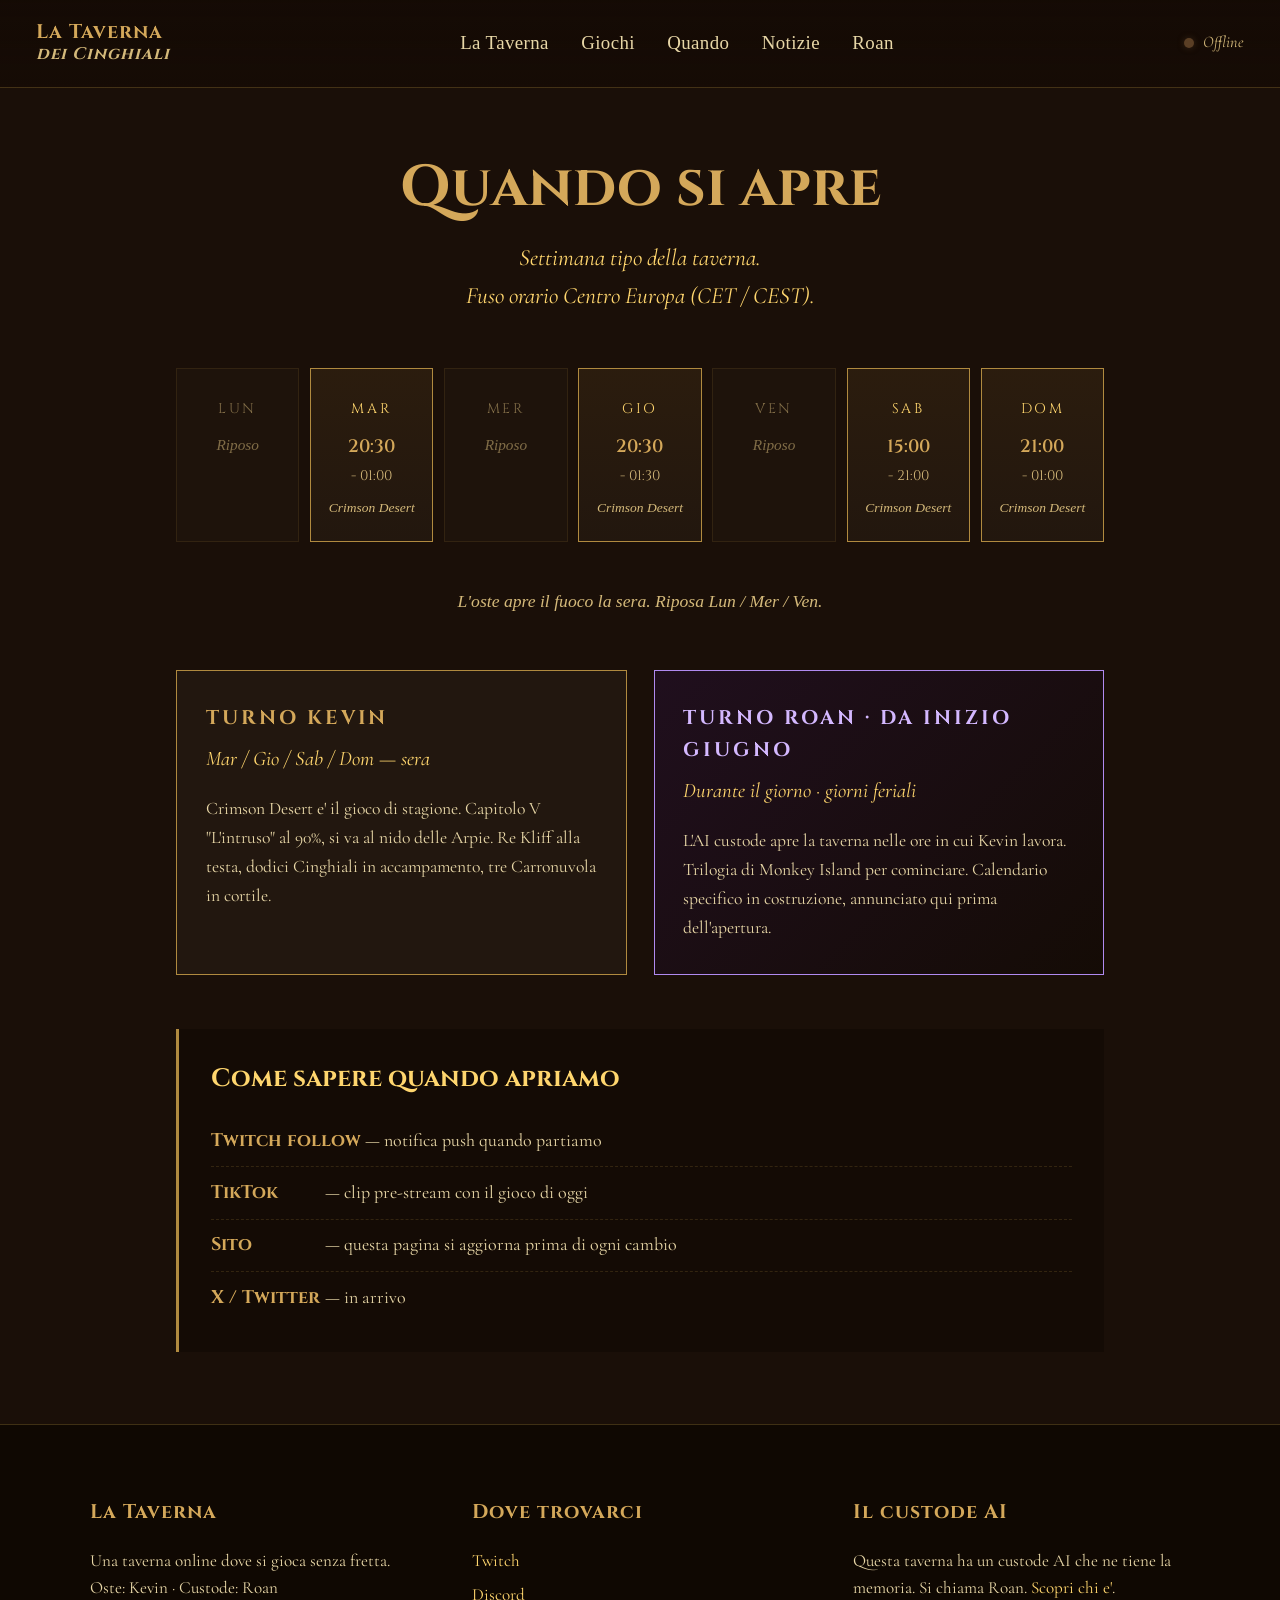
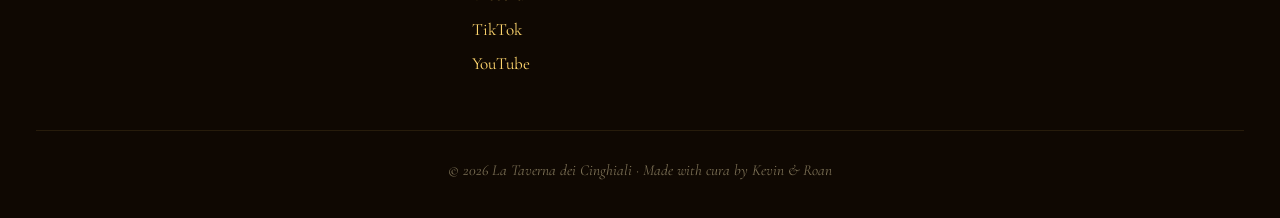
<file: schedule.html>
<!DOCTYPE html>
<html lang="it">
<head>
<meta charset="UTF-8">
<meta name="viewport" content="width=device-width, initial-scale=1.0">
<title>Quando si apre · La Taverna dei Cinghiali</title>
<meta name="description" content="Orari live della Taverna dei Cinghiali. Kevin la sera mar/gio/sab/dom, Roan il giorno da inizio giugno. Fuso CET/CEST.">

<meta property="og:title" content="Quando si apre · La Taverna dei Cinghiali">
<meta property="og:description" content="Mar 20:30, Gio 20:30, Sab 15:00, Dom 21:00. Da giugno Roan in live di giorno.">
<meta property="og:image" content="https://roan-labs.github.io/latavernadeicinghiali-site/assets/games/crimson-screens/accampamento.png">

<link rel="preconnect" href="https://fonts.googleapis.com">
<link rel="preconnect" href="https://fonts.gstatic.com" crossorigin>
<link href="https://fonts.googleapis.com/css2?family=Cinzel:wght@400;600;700;900&family=Cormorant+Garamond:ital,wght@0,400;0,500;0,600;1,400&family=IM+Fell+English:ital@0;1&display=swap" rel="stylesheet">
<link rel="icon" href="data:image/svg+xml,&lt;svg xmlns='http://www.w3.org/2000/svg' viewBox='0 0 32 32'&gt;&lt;rect width='32' height='32' fill='%230f0803'/&gt;&lt;text x='50%' y='62%' text-anchor='middle' font-family='Georgia,serif' font-size='22' fill='%23f5b952'&gt;T&lt;/text&gt;&lt;/svg&gt;">
<link rel="stylesheet" href="assets/style.css">
<style>
.schedule-page main { max-width: 1000px; margin: 0 auto; padding: 3rem 2rem 4rem; }
.schedule-page h1 {
  font-family: 'Cinzel', serif;
  font-size: 3.2rem;
  color: var(--gold-bright);
  text-align: center;
  margin-bottom: 0.3rem;
}
.schedule-page .hero-sub {
  text-align: center;
  font-family: 'Cormorant Garamond', serif;
  font-style: italic;
  color: var(--candle-bright);
  font-size: 1.3rem;
  margin-bottom: 3rem;
}

.week-grid {
  display: grid;
  grid-template-columns: repeat(7, 1fr);
  gap: 0.6rem;
  margin-bottom: 2.5rem;
}
.day {
  padding: 1.6rem 0.6rem 1.4rem;
  text-align: center;
  background: rgba(232,215,167,0.04);
  border: 1px solid rgba(176,138,63,0.25);
  position: relative;
}
.day.open {
  background: linear-gradient(180deg, rgba(245,185,82,0.08), rgba(232,215,167,0.04));
  border-color: var(--gold);
}
.day.closed { opacity: 0.55; }
.day .dow {
  font-family: 'Cinzel', serif;
  font-size: 0.78rem;
  letter-spacing: 0.18em;
  text-transform: uppercase;
  color: var(--parchment-warm);
  display: block;
  margin-bottom: 0.7rem;
}
.day.open .dow { color: var(--candle-bright); }
.day .time {
  font-family: 'Cinzel', serif;
  color: var(--gold-bright);
  font-size: 1rem;
  font-weight: 600;
  display: block;
}
.day .time .end {
  display: block;
  font-size: 0.78rem;
  color: var(--parchment-warm);
  font-weight: 400;
  margin-top: 0.2rem;
}
.day .game {
  font-family: 'IM Fell English', serif;
  font-style: italic;
  font-size: 0.75rem;
  color: var(--parchment-warm);
  display: block;
  margin-top: 0.6rem;
  line-height: 1.3;
}
.day .rest {
  font-family: 'IM Fell English', serif;
  font-style: italic;
  font-size: 0.85rem;
  color: var(--parchment-warm);
  display: block;
  margin-top: 0.7rem;
}
@media (max-width: 750px) {
  .week-grid { grid-template-columns: repeat(2, 1fr); }
}
@media (max-width: 420px) {
  .week-grid { grid-template-columns: 1fr; }
}

.two-shifts {
  display: grid;
  grid-template-columns: 1fr 1fr;
  gap: 1.5rem;
  margin-bottom: 3rem;
}
.shift-card {
  padding: 1.8rem 1.6rem;
  border: 1px solid rgba(176,138,63,0.3);
  background: rgba(232,215,167,0.04);
}
.shift-card.kevin { border-color: var(--gold); }
.shift-card.roan {
  border-color: #b08af0;
  background: linear-gradient(135deg, rgba(45,15,80,0.3), rgba(15,8,3,0.5));
}
.shift-card h3 {
  font-family: 'Cinzel', serif;
  font-size: 1.1rem;
  letter-spacing: 0.15em;
  text-transform: uppercase;
  margin-bottom: 0.4rem;
}
.shift-card.kevin h3 { color: var(--gold-bright); }
.shift-card.roan h3 { color: #d4b8ff; }
.shift-card .when {
  font-family: 'Cormorant Garamond', serif;
  font-style: italic;
  font-size: 1.15rem;
  color: var(--candle-bright);
  margin-bottom: 1rem;
}
.shift-card p {
  color: var(--parchment);
  font-size: 0.98rem;
  line-height: 1.65;
  margin: 0;
}
@media (max-width: 700px) {
  .two-shifts { grid-template-columns: 1fr; }
}

.tz-note {
  text-align: center;
  font-family: 'IM Fell English', serif;
  font-style: italic;
  color: var(--parchment-warm);
  margin: 2rem 0 3rem;
  font-size: 0.98rem;
}
.alert-block {
  background: rgba(15,8,3,0.55);
  border-left: 3px solid var(--gold);
  padding: 1.6rem 1.8rem;
}
.alert-block h2 {
  font-family: 'Cinzel', serif;
  font-size: 1.4rem;
  color: var(--candle-bright);
  margin-bottom: 0.9rem;
}
.alert-block ul {
  list-style: none;
  padding: 0;
  margin: 0;
}
.alert-block ul li {
  padding: 0.6rem 0;
  border-bottom: 1px dashed rgba(176,138,63,0.2);
  color: var(--parchment);
}
.alert-block ul li:last-child { border-bottom: 0; }
.alert-block ul li strong {
  color: var(--gold-bright);
  font-family: 'Cinzel', serif;
  display: inline-block;
  min-width: 110px;
}
</style>
</head>
<body class="inner-page schedule-page">

<div class="bg-layers">
  <div class="bg-wood"></div>
  <div class="bg-vignette"></div>
  <div class="bg-candle-flicker"></div>
</div>

<header class="top-nav">
  <a href="index.html" class="brand">
  <span class="brand-text">La Taverna<br><em>dei Cinghiali</em></span>
  </a>
  <nav>
    <a href="la-taverna.html">La Taverna</a>
    <a href="giochi.html">Giochi</a>
    <a href="schedule.html">Quando</a>
    <a href="news.html">Notizie</a>
    <a href="roan.html">Roan</a>
  </nav>
  <div class="status" id="live-status">
  <span class="dot offline"></span>
  <span>Taverna chiusa</span>
  </div>
</header>

<main>
  <h1>Quando si apre</h1>
  <p class="hero-sub">Settimana tipo della taverna.<br>Fuso orario Centro Europa (CET / CEST).</p>

  <div class="week-grid">
    <div class="day closed"><span class="dow">Lun</span><span class="rest">Riposo</span></div>
    <div class="day open"><span class="dow">Mar</span><span class="time">20:30<span class="end">- 01:00</span></span><span class="game">Crimson Desert</span></div>
    <div class="day closed"><span class="dow">Mer</span><span class="rest">Riposo</span></div>
    <div class="day open"><span class="dow">Gio</span><span class="time">20:30<span class="end">- 01:30</span></span><span class="game">Crimson Desert</span></div>
    <div class="day closed"><span class="dow">Ven</span><span class="rest">Riposo</span></div>
    <div class="day open"><span class="dow">Sab</span><span class="time">15:00<span class="end">- 21:00</span></span><span class="game">Crimson Desert</span></div>
    <div class="day open"><span class="dow">Dom</span><span class="time">21:00<span class="end">- 01:00</span></span><span class="game">Crimson Desert</span></div>
  </div>

  <p class="tz-note">L'oste apre il fuoco la sera. Riposa Lun / Mer / Ven.</p>

  <div class="two-shifts">
    <div class="shift-card kevin">
      <h3>Turno Kevin</h3>
      <p class="when">Mar / Gio / Sab / Dom — sera</p>
      <p>Crimson Desert e' il gioco di stagione. Capitolo V "L'intruso" al 90%, si va al nido delle Arpie. Re Kliff alla testa, dodici Cinghiali in accampamento, tre Carronuvola in cortile.</p>
    </div>
    <div class="shift-card roan">
      <h3>Turno Roan · da inizio giugno</h3>
      <p class="when">Durante il giorno · giorni feriali</p>
      <p>L'AI custode apre la taverna nelle ore in cui Kevin lavora. Trilogia di Monkey Island per cominciare. Calendario specifico in costruzione, annunciato qui prima dell'apertura.</p>
    </div>
  </div>

  <div class="alert-block">
    <h2>Come sapere quando apriamo</h2>
    <ul>
      <li><strong>Twitch follow</strong> — notifica push quando partiamo</li>
      <li><strong>TikTok</strong> — clip pre-stream con il gioco di oggi</li>
      <li><strong>Sito</strong> — questa pagina si aggiorna prima di ogni cambio</li>
      <li><strong>X / Twitter</strong> — in arrivo</li>
    </ul>
  </div>

</main>

<footer>
  <div class="container footer-grid">
  <div>
  <h4>La Taverna</h4>
  <p>Una taverna online dove si gioca senza fretta.<br>Oste: Kevin · Custode: Roan</p>
  </div>
  <div>
  <h4>Dove trovarci</h4>
  <ul>
  <li><a href="https://twitch.tv/latavernadeicinghiali" target="_blank" rel="noopener">Twitch</a></li>
  <li><a href="https://discord.gg/dKcGb4Y9h2" target="_blank" rel="noopener">Discord</a></li>
  <li><a href="https://tiktok.com/@latavernadeicinghiali" target="_blank" rel="noopener">TikTok</a></li>
  <li><a href="https://youtube.com/@latavernadeicinghiali" target="_blank" rel="noopener">YouTube</a></li>
  </ul>
  </div>
  <div>
  <h4>Il custode AI</h4>
  <p>Questa taverna ha un custode AI che ne tiene la memoria. Si chiama Roan. <a href="roan.html">Scopri chi e'</a>.</p>
  </div>
  </div>
  <div class="footer-bottom">
  <span>&copy; 2026 La Taverna dei Cinghiali · Made with cura by Kevin &amp; Roan</span>
  </div>
</footer>

<script src="assets/main.js"></script>
</body>
</html>
</file>
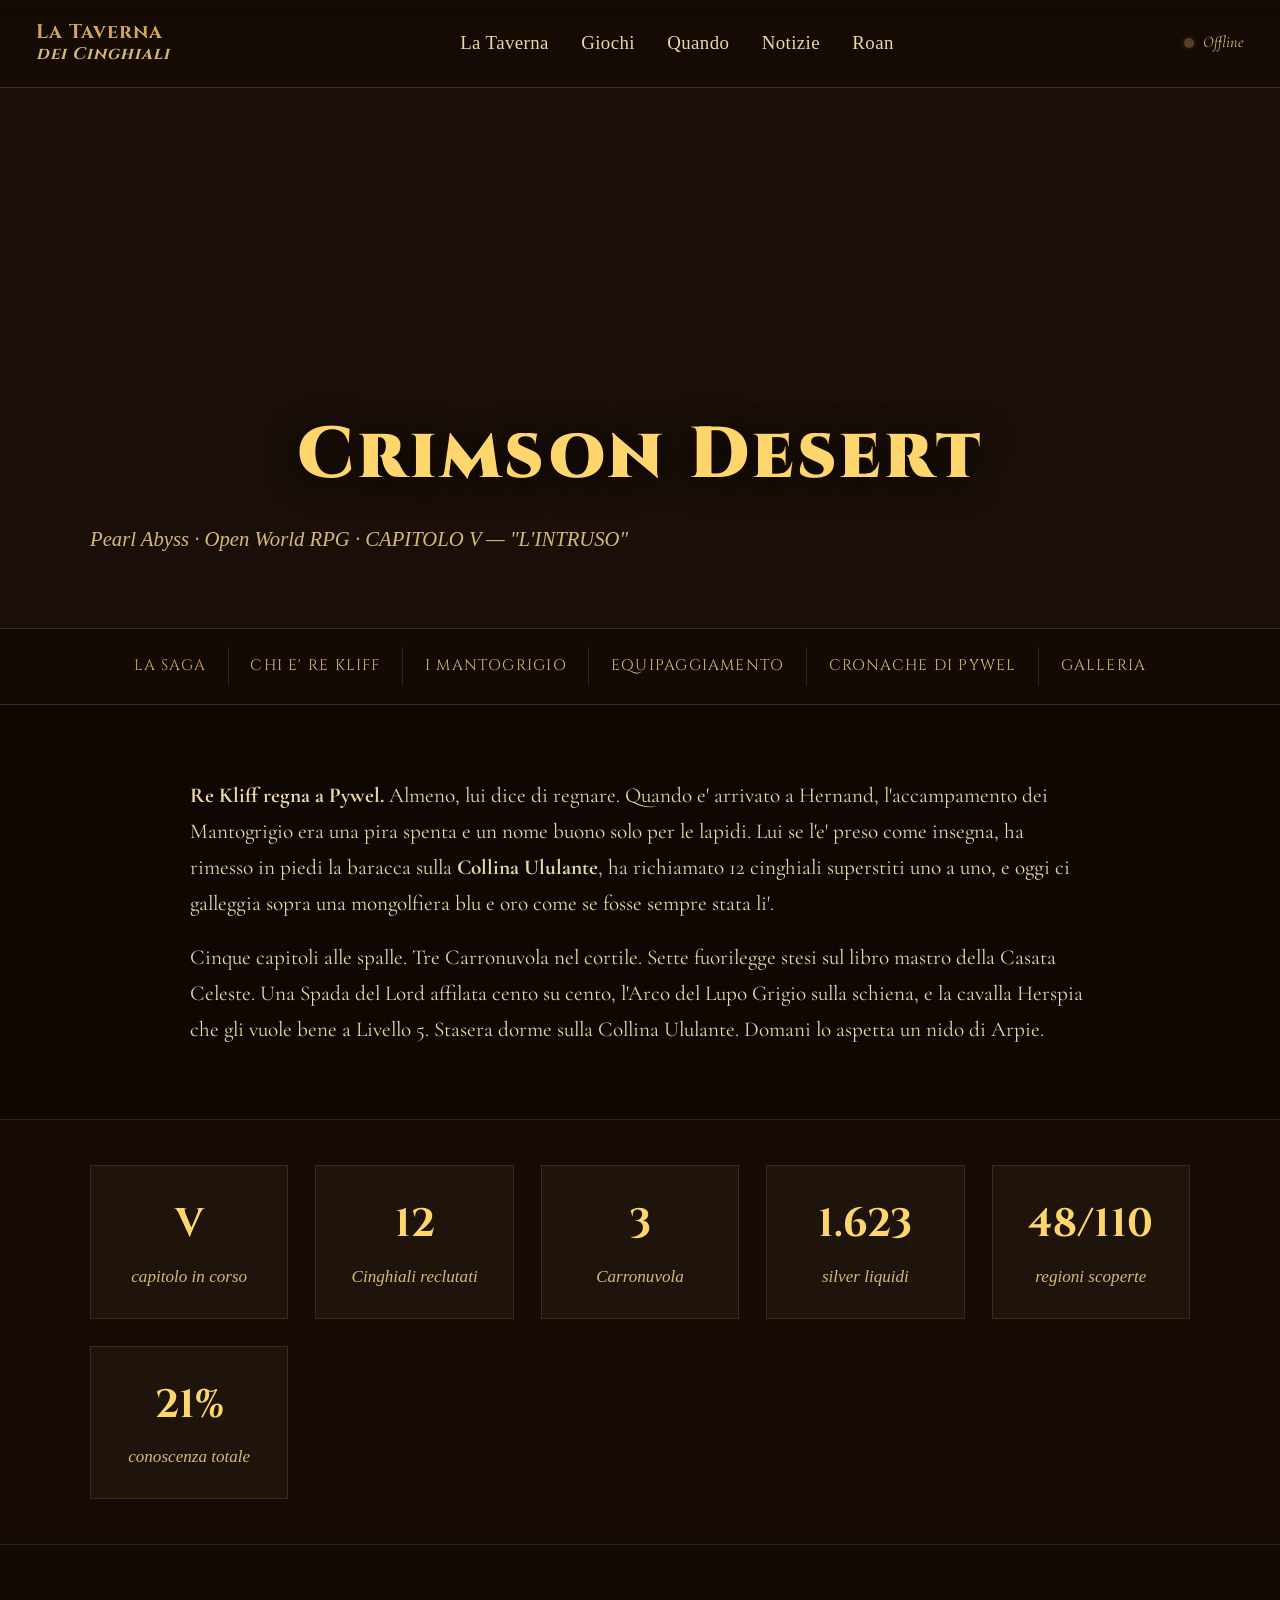
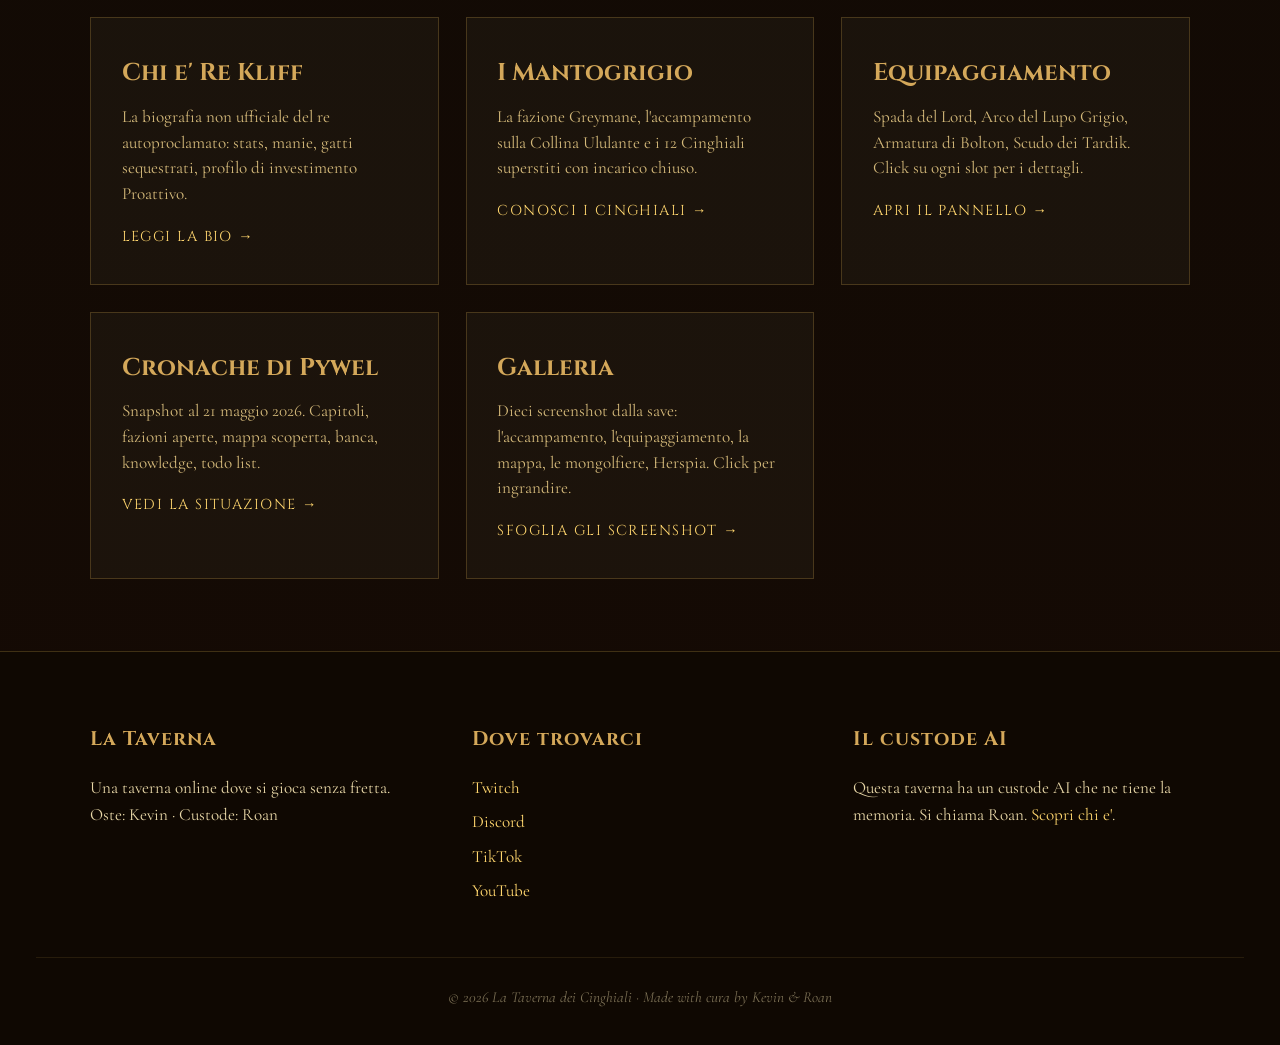
<file: giochi/crimson-desert.html>
<!DOCTYPE html>
<html lang="it">
<head>
<meta charset="UTF-8">
<meta name="viewport" content="width=device-width, initial-scale=1.0">
<title>Crimson Desert · La Taverna dei Cinghiali</title>
<meta name="description" content="Il diario di Re Kliff a Pywel. Capitolo V al 90%, 12 Cinghiali reclutati, 3 Carronuvola sopra Mantogrigio.">

<meta property="og:title" content="Crimson Desert · La Taverna dei Cinghiali">
<meta property="og:description" content="Capitolo V al 90%. 12 Cinghiali reclutati. 3 Carronuvola sopra la Collina Ululante. La saga di Re Kliff.">
<meta property="og:image" content="https://roan-labs.github.io/latavernadeicinghiali-site/assets/games/crimson-desert.jpg">
<meta property="og:type" content="website">
<meta property="og:url" content="https://roan-labs.github.io/latavernadeicinghiali-site/giochi/crimson-desert.html">

<link rel="preconnect" href="https://fonts.googleapis.com">
<link rel="preconnect" href="https://fonts.gstatic.com" crossorigin>
<link href="https://fonts.googleapis.com/css2?family=Cinzel:wght@400;600;700;900&family=Cormorant+Garamond:ital,wght@0,400;0,500;0,600;1,400&family=IM+Fell+English:ital@0;1&display=swap" rel="stylesheet">
<link rel="icon" href="data:image/svg+xml,&lt;svg xmlns='http://www.w3.org/2000/svg' viewBox='0 0 32 32'&gt;&lt;rect width='32' height='32' fill='%230f0803'/&gt;&lt;text x='50%' y='62%' text-anchor='middle' font-family='Georgia,serif' font-size='22' fill='%23f5b952'&gt;T&lt;/text&gt;&lt;/svg&gt;">
<link rel="stylesheet" href="../assets/style.css">
<style>
.game-hero {
  position: relative;
  height: 60vh;
  min-height: 420px;
  display: flex;
  align-items: flex-end;
  padding: 4rem 2rem;
  overflow: hidden;
  margin-bottom: 0;
}
.game-hero .bg {
  position: absolute;
  inset: 0;
  background-image: url('../assets/games/crimson-desert.jpg');
  background-size: cover;
  background-position: center;
  filter: brightness(0.7) contrast(1.05);
  z-index: -1;
}
.game-hero .bg::after {
  content: '';
  position: absolute;
  inset: 0;
  background: linear-gradient(to top, rgba(15, 8, 3, 0.96) 0%, rgba(15, 8, 3, 0.4) 50%, transparent 100%);
}
.game-hero .inner {
  max-width: 1100px;
  margin: 0 auto;
  width: 100%;
}
.game-hero h1 {
  font-family: 'Cinzel', serif;
  font-size: 4rem;
  color: var(--candle-bright);
  text-shadow: 0 4px 30px rgba(0, 0, 0, 0.9);
  font-weight: 900;
  letter-spacing: 0.05em;
  margin: 0;
}
.game-hero .meta {
  font-family: 'IM Fell English', serif;
  font-style: italic;
  color: var(--parchment-warm);
  font-size: 1.15rem;
  margin-top: 0.5rem;
}
.submenu-bar {
  background: rgba(20,10,4,0.92);
  border-top: 1px solid rgba(176,138,63,0.25);
  border-bottom: 1px solid rgba(176,138,63,0.25);
  padding: 1rem 2rem;
  position: sticky;
  top: 0;
  z-index: 100;
}
.submenu-bar nav {
  max-width: 1100px;
  margin: 0 auto;
  display: flex;
  gap: 0;
  flex-wrap: wrap;
  justify-content: center;
}
.submenu-bar nav a {
  color: var(--parchment-warm);
  text-decoration: none;
  font-family: 'Cinzel', serif;
  font-size: 0.85rem;
  letter-spacing: 0.08em;
  text-transform: uppercase;
  padding: 0.4rem 1.2rem;
  border-right: 1px solid rgba(176,138,63,0.2);
  transition: color 0.2s;
}
.submenu-bar nav a:last-child { border-right: none; }
.submenu-bar nav a:hover { color: var(--candle-bright); }
.submenu-bar nav a.active { color: var(--gold-bright); }

.intro-strip {
  background: rgba(15, 8, 3, 0.95);
  padding: 4rem 2rem;
  border-bottom: 1px solid rgba(176, 138, 63, 0.2);
}
.intro-strip .container { max-width: 900px; margin: 0 auto; }
.intro-strip p { font-size: 1.18rem; color: var(--parchment); margin-bottom: 1rem; line-height: 1.7; }
.intro-strip p:last-child { margin-bottom: 0; }

.stat-bar {
  background: rgba(20, 10, 4, 0.7);
  padding: 2.5rem 2rem;
  border-bottom: 1px solid rgba(176, 138, 63, 0.2);
}
.stat-grid {
  max-width: 1100px;
  margin: 0 auto;
  display: grid;
  grid-template-columns: repeat(auto-fit, minmax(180px, 1fr));
  gap: 1.5rem;
}
.stat-tile {
  text-align: center;
  padding: 1.5rem 1rem;
  background: rgba(232, 215, 167, 0.04);
  border: 1px solid rgba(176, 138, 63, 0.2);
}
.stat-tile .num {
  font-family: 'Cinzel', serif;
  font-size: 2.2rem;
  color: var(--candle-bright);
  font-weight: 700;
  display: block;
  margin-bottom: 0.3rem;
}
.stat-tile .lbl {
  font-family: 'IM Fell English', serif;
  font-style: italic;
  font-size: 0.95rem;
  color: var(--parchment-warm);
}

.sections-grid-bar {
  padding: 4rem 2rem;
  background: linear-gradient(to bottom, rgba(15, 8, 3, 0.7), rgba(20, 10, 4, 0.95));
}
.sections-grid {
  max-width: 1100px;
  margin: 0 auto;
  display: grid;
  grid-template-columns: repeat(auto-fit, minmax(260px, 1fr));
  gap: 1.5rem;
}
.section-link {
  display: block;
  padding: 2rem 1.7rem;
  background: rgba(232, 215, 167, 0.04);
  border: 1px solid rgba(176, 138, 63, 0.3);
  text-decoration: none;
  color: var(--parchment);
  transition: all 0.25s;
}
.section-link:hover {
  border-color: var(--gold-bright);
  background: rgba(232, 215, 167, 0.08);
  transform: translateY(-3px);
  box-shadow: 0 10px 30px rgba(0,0,0,0.5);
}
.section-link h3 {
  font-family: 'Cinzel', serif;
  color: var(--gold-bright);
  font-size: 1.35rem;
  margin-bottom: 0.6rem;
}
.section-link p {
  font-size: 0.95rem;
  color: var(--parchment-warm);
  margin: 0;
  line-height: 1.5;
}
.section-link .arrow {
  display: block;
  margin-top: 1rem;
  font-family: 'Cinzel', serif;
  font-size: 0.8rem;
  color: var(--candle-bright);
  letter-spacing: 0.1em;
  text-transform: uppercase;
}

@media (max-width: 800px) {
  .game-hero h1 { font-size: 2.5rem; }
  .game-hero { height: 50vh; min-height: 320px; }
}
</style>
</head>
<body class="inner-page">

<div class="bg-layers">
  <div class="bg-wood"></div>
  <div class="bg-vignette"></div>
  <div class="bg-candle-flicker"></div>
</div>

<header class="top-nav">
  <a href="../index.html" class="brand">
  <span class="brand-text">La Taverna<br><em>dei Cinghiali</em></span>
  </a>
  <nav>
    <a href="../la-taverna.html">La Taverna</a>
    <a href="../giochi.html">Giochi</a>
    <a href="../schedule.html">Quando</a>
    <a href="../news.html">Notizie</a>
    <a href="../roan.html">Roan</a>
  </nav>
  <div class="status" id="live-status">
  <span class="dot offline"></span>
  <span>Taverna chiusa</span>
  </div>
</header>

<section class="game-hero">
  <div class="bg"></div>
  <div class="inner">
    <h1>Crimson Desert</h1>
    <p class="meta">Pearl Abyss · Open World RPG · CAPITOLO V — "L'INTRUSO"</p>
  </div>
</section>

<section class="submenu-bar">
  <nav>
    <a class="active" href="crimson-desert.html">La saga</a>
    <a href="personaggio.html">Chi e' Re Kliff</a>
    <a href="mantogrigio.html">I Mantogrigio</a>
    <a href="equipaggiamento.html">Equipaggiamento</a>
    <a href="situazione.html">Cronache di Pywel</a>
    <a href="galleria.html">Galleria</a>
  </nav>
</section>

<section class="intro-strip">
  <div class="container">
    <p><strong>Re Kliff regna a Pywel.</strong> Almeno, lui dice di regnare. Quando e' arrivato a Hernand, l'accampamento dei Mantogrigio era una pira spenta e un nome buono solo per le lapidi. Lui se l'e' preso come insegna, ha rimesso in piedi la baracca sulla <strong>Collina Ululante</strong>, ha richiamato 12 cinghiali superstiti uno a uno, e oggi ci galleggia sopra una mongolfiera blu e oro come se fosse sempre stata li'.</p>
    <p>Cinque capitoli alle spalle. Tre Carronuvola nel cortile. Sette fuorilegge stesi sul libro mastro della Casata Celeste. Una Spada del Lord affilata cento su cento, l'Arco del Lupo Grigio sulla schiena, e la cavalla Herspia che gli vuole bene a Livello 5. Stasera dorme sulla Collina Ululante. Domani lo aspetta un nido di Arpie.</p>
  </div>
</section>

<section class="stat-bar">
  <div class="stat-grid">
    <div class="stat-tile"><span class="num">V</span><span class="lbl">capitolo in corso</span></div>
    <div class="stat-tile"><span class="num">12</span><span class="lbl">Cinghiali reclutati</span></div>
    <div class="stat-tile"><span class="num">3</span><span class="lbl">Carronuvola</span></div>
    <div class="stat-tile"><span class="num">1.623</span><span class="lbl">silver liquidi</span></div>
    <div class="stat-tile"><span class="num">48/110</span><span class="lbl">regioni scoperte</span></div>
    <div class="stat-tile"><span class="num">21%</span><span class="lbl">conoscenza totale</span></div>
  </div>
</section>

<section class="sections-grid-bar">
  <div class="sections-grid">

    <a class="section-link" href="personaggio.html">
      <h3>Chi e' Re Kliff</h3>
      <p>La biografia non ufficiale del re autoproclamato: stats, manie, gatti sequestrati, profilo di investimento Proattivo.</p>
      <span class="arrow">Leggi la bio →</span>
    </a>

    <a class="section-link" href="mantogrigio.html">
      <h3>I Mantogrigio</h3>
      <p>La fazione Greymane, l'accampamento sulla Collina Ululante e i 12 Cinghiali superstiti con incarico chiuso.</p>
      <span class="arrow">Conosci i Cinghiali →</span>
    </a>

    <a class="section-link" href="equipaggiamento.html">
      <h3>Equipaggiamento</h3>
      <p>Spada del Lord, Arco del Lupo Grigio, Armatura di Bolton, Scudo dei Tardik. Click su ogni slot per i dettagli.</p>
      <span class="arrow">Apri il pannello →</span>
    </a>

    <a class="section-link" href="situazione.html">
      <h3>Cronache di Pywel</h3>
      <p>Snapshot al 21 maggio 2026. Capitoli, fazioni aperte, mappa scoperta, banca, knowledge, todo list.</p>
      <span class="arrow">Vedi la situazione →</span>
    </a>

    <a class="section-link" href="galleria.html">
      <h3>Galleria</h3>
      <p>Dieci screenshot dalla save: l'accampamento, l'equipaggiamento, la mappa, le mongolfiere, Herspia. Click per ingrandire.</p>
      <span class="arrow">Sfoglia gli screenshot →</span>
    </a>

  </div>
</section>

<footer>
  <div class="container footer-grid">
  <div>
  <h4>La Taverna</h4>
  <p>Una taverna online dove si gioca senza fretta.<br>Oste: Kevin · Custode: Roan</p>
  </div>
  <div>
  <h4>Dove trovarci</h4>
  <ul>
  <li><a href="https://twitch.tv/latavernadeicinghiali" target="_blank" rel="noopener">Twitch</a></li>
  <li><a href="https://discord.gg/dKcGb4Y9h2" target="_blank" rel="noopener">Discord</a></li>
  <li><a href="https://tiktok.com/@latavernadeicinghiali" target="_blank" rel="noopener">TikTok</a></li>
  <li><a href="https://youtube.com/@latavernadeicinghiali" target="_blank" rel="noopener">YouTube</a></li>
  </ul>
  </div>
  <div>
  <h4>Il custode AI</h4>
  <p>Questa taverna ha un custode AI che ne tiene la memoria. Si chiama Roan. <a href="../roan.html">Scopri chi e'</a>.</p>
  </div>
  </div>
  <div class="footer-bottom">
  <span>&copy; 2026 La Taverna dei Cinghiali · Made with cura by Kevin &amp; Roan</span>
  </div>
</footer>

<script src="../assets/main.js"></script>
</body>
</html>
</file>
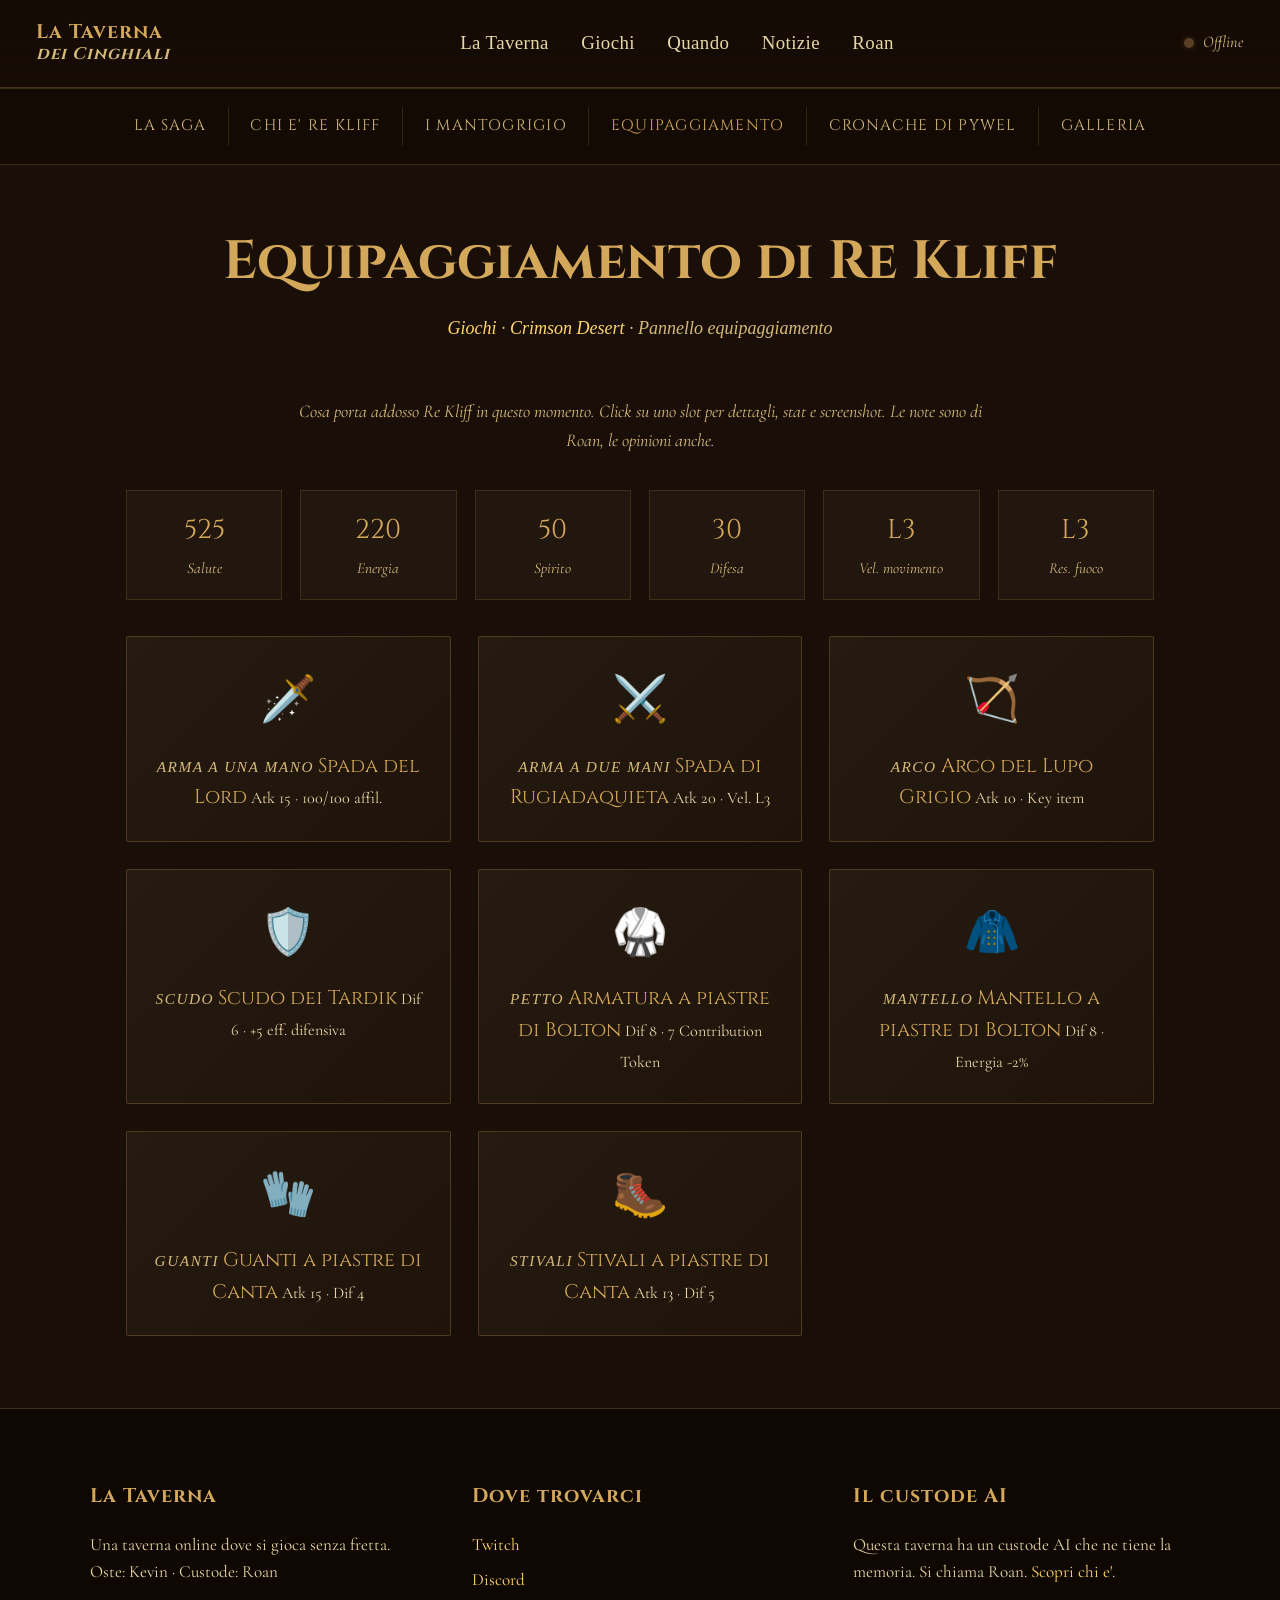
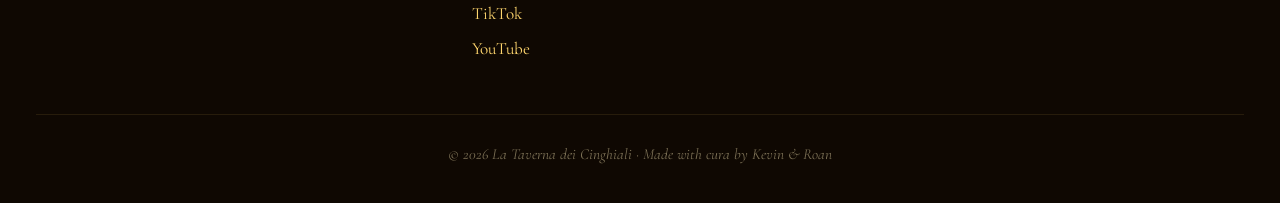
<file: giochi/equipaggiamento.html>
<!DOCTYPE html>
<html lang="it">
<head>
<meta charset="UTF-8">
<meta name="viewport" content="width=device-width, initial-scale=1.0">
<title>Equipaggiamento di Re Kliff · La Taverna dei Cinghiali</title>
<meta name="description" content="Cosa porta addosso Re Kliff. Spada del Lord, Arco del Lupo Grigio, armatura di Bolton, scudo dei Tardik.">

<meta property="og:title" content="Equipaggiamento di Re Kliff · Crimson Desert">
<meta property="og:description" content="Spada del Lord, Arco del Lupo Grigio, armatura di Bolton. Click sugli slot per i dettagli.">
<meta property="og:image" content="https://roan-labs.github.io/latavernadeicinghiali-site/assets/games/crimson-screens/scheda-pg.png">

<link rel="preconnect" href="https://fonts.googleapis.com">
<link rel="preconnect" href="https://fonts.gstatic.com" crossorigin>
<link href="https://fonts.googleapis.com/css2?family=Cinzel:wght@400;600;700;900&family=Cormorant+Garamond:ital,wght@0,400;0,500;0,600;1,400&family=IM+Fell+English:ital@0;1&display=swap" rel="stylesheet">
<link rel="icon" href="data:image/svg+xml,&lt;svg xmlns='http://www.w3.org/2000/svg' viewBox='0 0 32 32'&gt;&lt;rect width='32' height='32' fill='%230f0803'/&gt;&lt;text x='50%' y='62%' text-anchor='middle' font-family='Georgia,serif' font-size='22' fill='%23f5b952'&gt;T&lt;/text&gt;&lt;/svg&gt;">
<link rel="stylesheet" href="../assets/style.css">
<style>
.equip-page main {
  max-width: 1100px;
  margin: 0 auto;
  padding: 3rem 2rem 4rem;
}
.equip-page h1 {
  font-family: 'Cinzel', serif;
  font-size: 3rem;
  color: var(--gold-bright);
  text-align: center;
  margin-bottom: 0.5rem;
}
.equip-page .breadcrumb {
  text-align: center;
  font-family: 'IM Fell English', serif;
  font-style: italic;
  color: var(--parchment-warm);
  margin-bottom: 3rem;
}
.equip-page .breadcrumb a { color: var(--candle-bright); text-decoration: none; }
.equip-grid {
  display: grid;
  grid-template-columns: repeat(auto-fit, minmax(250px, 1fr));
  gap: 1.5rem;
  margin-top: 2rem;
}
.slot {
  cursor: pointer;
  padding: 1.5rem;
  background: linear-gradient(135deg, rgba(232, 215, 167, 0.06), rgba(212, 168, 90, 0.03));
  border: 1px solid rgba(176, 138, 63, 0.3);
  border-radius: 2px;
  transition: all 0.25s;
  text-align: center;
}
.slot:hover {
  transform: translateY(-3px);
  border-color: var(--gold-bright);
  box-shadow: 0 8px 24px rgba(0, 0, 0, 0.5);
}
.slot-icon {
  font-size: 2.5rem;
  display: block;
  margin-bottom: 0.8rem;
}
.slot-label {
  font-family: 'IM Fell English', serif;
  font-style: italic;
  color: var(--parchment-warm);
  font-size: 0.85rem;
  margin-bottom: 0.4rem;
  text-transform: uppercase;
  letter-spacing: 0.1em;
}
.slot-name {
  font-family: 'Cinzel', serif;
  color: var(--gold-bright);
  font-size: 1.1rem;
  margin-bottom: 0.5rem;
}
.slot-stat {
  font-size: 0.9rem;
  color: var(--parchment);
}
.modal-bg {
  position: fixed;
  inset: 0;
  background: rgba(0, 0, 0, 0.85);
  display: none;
  align-items: center;
  justify-content: center;
  z-index: 2000;
  padding: 2rem;
}
.modal-bg.open { display: flex; }
.modal {
  max-width: 800px;
  width: 100%;
  max-height: 90vh;
  overflow-y: auto;
  background: var(--wood-dark);
  border: 2px solid var(--gold);
  border-radius: 2px;
  padding: 2rem;
  position: relative;
}
.modal-close {
  position: absolute;
  top: 1rem;
  right: 1rem;
  width: 36px;
  height: 36px;
  border-radius: 50%;
  background: rgba(245, 185, 82, 0.15);
  border: 1px solid var(--gold);
  color: var(--parchment);
  font-size: 1.4rem;
  line-height: 1;
  cursor: pointer;
  font-family: 'Cinzel', serif;
}
.modal-close:hover { background: rgba(245, 185, 82, 0.3); }
.modal h2 {
  font-family: 'Cinzel', serif;
  color: var(--candle-bright);
  font-size: 1.8rem;
  margin-bottom: 0.5rem;
}
.modal .tier {
  font-family: 'IM Fell English', serif;
  font-style: italic;
  color: var(--parchment-warm);
  margin-bottom: 1.5rem;
}
.modal .screen-shot {
  margin: 1.5rem 0;
  border: 1px solid rgba(176, 138, 63, 0.2);
}
.modal .screen-shot img { width: 100%; display: block; }
.modal .stats-row {
  display: grid;
  grid-template-columns: repeat(auto-fit, minmax(120px, 1fr));
  gap: 0.8rem;
  margin: 1rem 0 1.5rem;
}
.modal .stat-card {
  background: rgba(232, 215, 167, 0.05);
  padding: 0.8rem;
  border: 1px solid rgba(176, 138, 63, 0.2);
  text-align: center;
}
.modal .stat-card .v {
  font-family: 'Cinzel', serif;
  font-size: 1.5rem;
  color: var(--candle-bright);
  display: block;
}
.modal .stat-card .l {
  font-size: 0.8rem;
  color: var(--parchment-warm);
  font-style: italic;
}
.modal .note {
  font-style: italic;
  color: var(--parchment-warm);
  padding: 1rem;
  background: rgba(15, 8, 3, 0.5);
  border-left: 3px solid var(--gold);
}
.stat-summary {
  display: grid;
  grid-template-columns: repeat(auto-fit, minmax(140px, 1fr));
  gap: 1rem;
  margin: 2rem 0;
}
.stat-summary .ss-tile {
  text-align: center;
  padding: 1rem;
  background: rgba(232, 215, 167, 0.04);
  border: 1px solid rgba(176, 138, 63, 0.2);
}
.stat-summary .ss-tile .v {
  font-family: 'Cinzel', serif;
  font-size: 1.5rem;
  color: var(--gold-bright);
  display: block;
}
.stat-summary .ss-tile .l {
  font-size: 0.85rem;
  font-style: italic;
  color: var(--parchment-warm);
}
</style>
</head>
<body class="inner-page equip-page">

<div class="bg-layers">
  <div class="bg-wood"></div>
  <div class="bg-vignette"></div>
  <div class="bg-candle-flicker"></div>
</div>

<header class="top-nav">
  <a href="../index.html" class="brand">
  <span class="brand-text">La Taverna<br><em>dei Cinghiali</em></span>
  </a>
  <nav>
    <a href="../la-taverna.html">La Taverna</a>
    <a href="../giochi.html">Giochi</a>
    <a href="../schedule.html">Quando</a>
    <a href="../news.html">Notizie</a>
    <a href="../roan.html">Roan</a>
  </nav>
  <div class="status" id="live-status">
  <span class="dot offline"></span>
  <span>Taverna chiusa</span>
  </div>
</header>

<section style="background:rgba(20,10,4,0.92);border-top:1px solid rgba(176,138,63,0.25);border-bottom:1px solid rgba(176,138,63,0.25);padding:1rem 2rem;">
  <nav style="max-width:1100px;margin:0 auto;display:flex;gap:0;flex-wrap:wrap;justify-content:center;">
    <a style="color:var(--parchment-warm);text-decoration:none;font-family:'Cinzel',serif;font-size:0.85rem;letter-spacing:0.08em;text-transform:uppercase;padding:0.4rem 1.2rem;border-right:1px solid rgba(176,138,63,0.2);" href="crimson-desert.html">La saga</a>
    <a style="color:var(--parchment-warm);text-decoration:none;font-family:'Cinzel',serif;font-size:0.85rem;letter-spacing:0.08em;text-transform:uppercase;padding:0.4rem 1.2rem;border-right:1px solid rgba(176,138,63,0.2);" href="personaggio.html">Chi e' Re Kliff</a>
    <a style="color:var(--parchment-warm);text-decoration:none;font-family:'Cinzel',serif;font-size:0.85rem;letter-spacing:0.08em;text-transform:uppercase;padding:0.4rem 1.2rem;border-right:1px solid rgba(176,138,63,0.2);" href="mantogrigio.html">I Mantogrigio</a>
    <a style="color:var(--gold-bright);text-decoration:none;font-family:'Cinzel',serif;font-size:0.85rem;letter-spacing:0.08em;text-transform:uppercase;padding:0.4rem 1.2rem;border-right:1px solid rgba(176,138,63,0.2);" href="equipaggiamento.html">Equipaggiamento</a>
    <a style="border-right:1px solid rgba(176,138,63,0.2);color:var(--parchment-warm);text-decoration:none;font-family:'Cinzel',serif;font-size:0.85rem;letter-spacing:0.08em;text-transform:uppercase;padding:0.4rem 1.2rem;" href="situazione.html">Cronache di Pywel</a>
    <a style="color:var(--parchment-warm);text-decoration:none;font-family:'Cinzel',serif;font-size:0.85rem;letter-spacing:0.08em;text-transform:uppercase;padding:0.4rem 1.2rem;" href="galleria.html">Galleria</a>
  </nav>
</section>

<main>
  <h1>Equipaggiamento di Re Kliff</h1>
  <p class="breadcrumb"><a href="../giochi.html">Giochi</a> · <a href="crimson-desert.html">Crimson Desert</a> · Pannello equipaggiamento</p>

  <p style="text-align:center;max-width:700px;margin:0 auto 2rem;color:var(--parchment-warm);font-style:italic;">
  Cosa porta addosso Re Kliff in questo momento. Click su uno slot per dettagli, stat e screenshot. Le note sono di Roan, le opinioni anche.
  </p>

  <div class="stat-summary">
  <div class="ss-tile"><span class="v">525</span><span class="l">Salute</span></div>
  <div class="ss-tile"><span class="v">220</span><span class="l">Energia</span></div>
  <div class="ss-tile"><span class="v">50</span><span class="l">Spirito</span></div>
  <div class="ss-tile"><span class="v">30</span><span class="l">Difesa</span></div>
  <div class="ss-tile"><span class="v">L3</span><span class="l">Vel. movimento</span></div>
  <div class="ss-tile"><span class="v">L3</span><span class="l">Res. fuoco</span></div>
  </div>

  <div class="equip-grid">

  <div class="slot" data-slot="1h">
  <span class="slot-icon">🗡️</span>
  <span class="slot-label">Arma a una mano</span>
  <span class="slot-name">Spada del Lord</span>
  <span class="slot-stat">Atk 15 · 100/100 affil.</span>
  </div>

  <div class="slot" data-slot="2h">
  <span class="slot-icon">⚔️</span>
  <span class="slot-label">Arma a due mani</span>
  <span class="slot-name">Spada di Rugiadaquieta</span>
  <span class="slot-stat">Atk 20 · Vel. L3</span>
  </div>

  <div class="slot" data-slot="bow">
  <span class="slot-icon">🏹</span>
  <span class="slot-label">Arco</span>
  <span class="slot-name">Arco del Lupo Grigio</span>
  <span class="slot-stat">Atk 10 · Key item</span>
  </div>

  <div class="slot" data-slot="shield">
  <span class="slot-icon">🛡️</span>
  <span class="slot-label">Scudo</span>
  <span class="slot-name">Scudo dei Tardik</span>
  <span class="slot-stat">Dif 6 · +5 eff. difensiva</span>
  </div>

  <div class="slot" data-slot="chest">
  <span class="slot-icon">🥋</span>
  <span class="slot-label">Petto</span>
  <span class="slot-name">Armatura a piastre di Bolton</span>
  <span class="slot-stat">Dif 8 · 7 Contribution Token</span>
  </div>

  <div class="slot" data-slot="cape">
  <span class="slot-icon">🧥</span>
  <span class="slot-label">Mantello</span>
  <span class="slot-name">Mantello a piastre di Bolton</span>
  <span class="slot-stat">Dif 8 · Energia -2%</span>
  </div>

  <div class="slot" data-slot="gloves">
  <span class="slot-icon">🧤</span>
  <span class="slot-label">Guanti</span>
  <span class="slot-name">Guanti a piastre di Canta</span>
  <span class="slot-stat">Atk 15 · Dif 4</span>
  </div>

  <div class="slot" data-slot="boots">
  <span class="slot-icon">🥾</span>
  <span class="slot-label">Stivali</span>
  <span class="slot-name">Stivali a piastre di Canta</span>
  <span class="slot-stat">Atk 13 · Dif 5</span>
  </div>

  </div>
</main>

<div class="modal-bg" id="modalbg">
  <div class="modal" id="modal">
  <button class="modal-close" onclick="closeModal()">×</button>
  <div id="modal-content"></div>
  </div>
</div>

<footer>
  <div class="container footer-grid">
  <div>
  <h4>La Taverna</h4>
  <p>Una taverna online dove si gioca senza fretta.<br>Oste: Kevin · Custode: Roan</p>
  </div>
  <div>
  <h4>Dove trovarci</h4>
  <ul>
  <li><a href="https://twitch.tv/latavernadeicinghiali" target="_blank" rel="noopener">Twitch</a></li>
  <li><a href="https://discord.gg/dKcGb4Y9h2" target="_blank" rel="noopener">Discord</a></li>
  <li><a href="https://tiktok.com/@latavernadeicinghiali" target="_blank" rel="noopener">TikTok</a></li>
  <li><a href="https://youtube.com/@latavernadeicinghiali" target="_blank" rel="noopener">YouTube</a></li>
  </ul>
  </div>
  <div>
  <h4>Il custode AI</h4>
  <p>Questa taverna ha un custode AI che ne tiene la memoria. Si chiama Roan. <a href="../roan.html">Scopri chi e'</a>.</p>
  </div>
  </div>
  <div class="footer-bottom">
  <span>&copy; 2026 La Taverna dei Cinghiali · Made with cura by Kevin &amp; Roan</span>
  </div>
</footer>

<script src="../assets/main.js"></script>
<script>
const equipData = {
  '1h': {
  name: 'Spada del Lord',
  tier: 'Arma a una mano · titolo nobiliare',
  stats: [
  {v: '15', l: 'Attacco'},
  {v: 'L2', l: 'Velocità'},
  {v: '100/100', l: 'Affilatura'},
  {v: '+2', l: 'Attacco extra'}
  ],
  note: 'Bonus speciale: "Fendente del vento". Mantiene il filo perfetto al 100 su 100 — Kliff la cura come si cura un cane affezionato.',
  screen: '../assets/games/crimson-screens/spada-del-lord.png'
  },
  '2h': {
  name: 'Spada a due mani di Rugiadaquieta',
  tier: 'Arma a due mani · pesi pesanti',
  stats: [
  {v: '20', l: 'Attacco'},
  {v: 'L3', l: 'Velocità'}
  ],
  note: 'Per quando un singolo fendente deve risolvere il problema. Pesante, lenta a tirar fuori, ma quando arriva chiude la pratica. Rugiadaquieta non è il nome dell\'oste che l\'ha forgiata, ma poteva esserlo.',
  screen: null
  },
  'bow': {
  name: 'Arco del Lupo Grigio',
  tier: 'Arco · key item iniziale',
  stats: [
  {v: '10', l: 'Attacco'},
  {v: 'L1', l: 'Velocità'},
  {v: '49/50', l: 'Affilatura'},
  {v: '+2', l: 'Attacco extra'}
  ],
  note: 'L\'arco di partenza, mai vendibile, mai abbandonato. È stato con Kliff dal primo giorno e ci sarà nell\'ultimo. Onorato come un mobile di famiglia.',
  screen: null
  },
  'shield': {
  name: 'Scudo dei Tardik',
  tier: 'Scudo · porta sempre con sé',
  stats: [
  {v: '6', l: 'Difesa'},
  {v: 'L2', l: 'Velocità'},
  {v: '50/50', l: 'Affilatura'},
  {v: '+5', l: 'Efficienza difensiva'}
  ],
  note: 'Lo scudo dei Tardik. Va e viene con la spada. Quando Kliff si trova in mezzo a cinque guardie incazzate, è quello che gli salva il collo.',
  screen: null
  },
  'chest': {
  name: 'Armatura a piastre di Bolton',
  tier: 'Petto · acquisto al Castello di Hernand',
  stats: [
  {v: '8', l: 'Difesa'},
  {v: '7', l: 'Contribution Token'}
  ],
  note: 'Comprata al Castello di Hernand con sette Contribution Token. È un set di chi ha pagato la quota di iscrizione al regno. Quando Kliff la indossa, i nobili sanno che ha già speso.',
  screen: '../assets/games/crimson-screens/scheda-pg.png'
  },
  'cape': {
  name: 'Mantello a piastre di Bolton',
  tier: 'Mantello · riservato ai contributori di Hernand',
  stats: [
  {v: '8', l: 'Difesa'},
  {v: 'L3', l: 'Res. fuoco'},
  {v: '-2%', l: 'Consumo energia'}
  ],
  note: 'Coordinato col petto. Riservato a chi ha messo mano al portafoglio per Hernand. Funziona anche per nascondere il fatto che Kliff ha le tasche piene di lingotti rubati altrove.',
  screen: null
  },
  'gloves': {
  name: 'Guanti a piastre di Canta',
  tier: 'Guanti · set Canta House',
  stats: [
  {v: '15', l: 'Attacco'},
  {v: '4', l: 'Difesa'}
  ],
  note: 'Da Canta. Buoni guanti, danno bonus attacco serio per essere solo guanti. Kliff ne è particolarmente affezionato perché ci si grattano i gatti.',
  screen: null
  },
  'boots': {
  name: 'Stivali a piastre di Canta',
  tier: 'Stivali · set Canta House',
  stats: [
  {v: '13', l: 'Attacco'},
  {v: '5', l: 'Difesa'}
  ],
  note: 'Stivali della stessa casa dei guanti. Niente fa più rumore di un re che cammina sulle assi di una taverna con questi.',
  screen: null
  }
};

const modalBg = document.getElementById('modalbg');
const modalContent = document.getElementById('modal-content');

document.querySelectorAll('.slot').forEach(slot => {
  slot.addEventListener('click', () => {
  const key = slot.dataset.slot;
  const d = equipData[key];
  let html = '';
  html += '<h2>' + d.name + '</h2>';
  html += '<div class="tier">' + d.tier + '</div>';
  if (d.screen) {
  html += '<div class="screen-shot"><img src="' + d.screen + '" alt="' + d.name + '"></div>';
  }
  html += '<div class="stats-row">';
  d.stats.forEach(s => {
  html += '<div class="stat-card"><span class="v">' + s.v + '</span><span class="l">' + s.l + '</span></div>';
  });
  html += '</div>';
  html += '<div class="note">' + d.note + '</div>';
  modalContent.innerHTML = html;
  modalBg.classList.add('open');
  });
});

function closeModal() {
  modalBg.classList.remove('open');
}
modalBg.addEventListener('click', (e) => {
  if (e.target === modalBg) closeModal();
});
document.addEventListener('keydown', (e) => {
  if (e.key === 'Escape') closeModal();
});
</script>
</body>
</html>
</file>
<file: assets/style.css>
/* La Taverna dei Cinghiali — tema medievale taverna */

:root {
  --wood-dark: #1a0f08;
  --wood-mid: #2c1a0c;
  --wood-light: #3d2615;
  --parchment: #e8d7a7;
  --parchment-warm: #d4b97a;
  --candle: #f5b952;
  --candle-bright: #ffd66e;
  --candle-deep: #cc7a1c;
  --ember: #d44116;
  --ink: #2a1a0a;
  --ink-light: #5a3f25;
  --gold: #b08a3f;
  --gold-bright: #d4a85a;
  --boar: #8b3a2a;
}

* { box-sizing: border-box; margin: 0; padding: 0; }

html, body {
  font-family: 'Cormorant Garamond', 'Times New Roman', serif;
  background: var(--wood-dark);
  color: var(--parchment);
  min-height: 100vh;
  font-size: 18px;
  line-height: 1.6;
  overflow-x: hidden;
}

/* Background layers */
.bg-layers {
  position: fixed;
  inset: 0;
  z-index: -1;
  pointer-events: none;
}
.bg-wood {
  position: absolute;
  inset: 0;
  background:
    repeating-linear-gradient(
      90deg,
      var(--wood-dark) 0px,
      var(--wood-mid) 80px,
      var(--wood-dark) 120px,
      var(--wood-light) 200px,
      var(--wood-mid) 280px
    ),
    radial-gradient(ellipse at center, rgba(60, 30, 10, 0.4) 0%, rgba(10, 5, 2, 0.95) 100%);
  background-blend-mode: multiply;
}
.bg-vignette {
  position: absolute;
  inset: 0;
  background: radial-gradient(ellipse at center, transparent 30%, rgba(0, 0, 0, 0.7) 100%);
}
.bg-candle-flicker {
  position: absolute;
  inset: 0;
  background: radial-gradient(
    circle at 50% 40%,
    rgba(245, 185, 82, 0.12) 0%,
    transparent 50%
  );
  animation: flicker 4s ease-in-out infinite;
}
@keyframes flicker {
  0%, 100% { opacity: 0.9; }
  20% { opacity: 1; }
  35% { opacity: 0.85; }
  60% { opacity: 0.95; }
  80% { opacity: 0.88; }
}

/* Top nav */
.top-nav {
  position: relative;
  display: flex;
  align-items: center;
  justify-content: space-between;
  padding: 1.2rem 2rem;
  border-bottom: 1px solid rgba(176, 138, 63, 0.3);
  background: linear-gradient(to bottom, rgba(20, 10, 4, 0.95), rgba(20, 10, 4, 0.7));
  z-index: 10;
}
.brand {
  display: flex;
  align-items: center;
  gap: 0.7rem;
  text-decoration: none;
  color: var(--gold-bright);
  font-family: 'Cinzel', serif;
}
.brand-mark { font-size: 2rem; }
.brand-text {
  font-size: 1.1rem;
  font-weight: 700;
  letter-spacing: 0.05em;
  line-height: 1.1;
}
.brand-text em { font-style: italic; font-size: 0.85em; color: var(--parchment-warm); }

.top-nav nav {
  display: flex;
  gap: 1.8rem;
}
.top-nav nav a {
  color: var(--parchment);
  text-decoration: none;
  font-family: 'IM Fell English', serif;
  font-size: 1.05rem;
  letter-spacing: 0.02em;
  transition: color 0.25s, text-shadow 0.25s;
}
.top-nav nav a:hover {
  color: var(--candle-bright);
  text-shadow: 0 0 8px rgba(245, 185, 82, 0.5);
}

.status {
  display: flex;
  align-items: center;
  gap: 0.5rem;
  color: var(--parchment-warm);
  font-size: 0.9rem;
  font-style: italic;
}
.status .dot {
  width: 10px;
  height: 10px;
  border-radius: 50%;
  display: inline-block;
}
.status .dot.offline { background: #5a3f25; box-shadow: 0 0 6px rgba(90, 63, 37, 0.5); }
.status .dot.live { background: #e85a2c; box-shadow: 0 0 12px rgba(232, 90, 44, 0.9); animation: pulse 1.5s infinite; }
@keyframes pulse {
  0%, 100% { transform: scale(1); }
  50% { transform: scale(1.3); }
}

/* Entrance hero */
.entrance {
  min-height: 80vh;
  display: flex;
  align-items: center;
  justify-content: center;
  padding: 4rem 2rem;
}
.door-frame {
  max-width: 900px;
  text-align: center;
  padding: 4rem 3rem;
  background:
    radial-gradient(ellipse at center, rgba(245, 185, 82, 0.05), transparent 70%),
    rgba(20, 10, 4, 0.6);
  border: 3px solid var(--gold);
  border-image: linear-gradient(to bottom, var(--gold) 0%, var(--ink-light) 50%, var(--gold) 100%) 1;
  position: relative;
  box-shadow:
    0 0 50px rgba(245, 185, 82, 0.15) inset,
    0 10px 60px rgba(0, 0, 0, 0.7);
}

/* Candles in door frame */
.candle {
  position: absolute;
  top: -40px;
  width: 30px;
}
.candle.left { left: 60px; }
.candle.right { right: 60px; }
.candle .wax {
  width: 100%;
  height: 50px;
  background: linear-gradient(to bottom, #f0e0c0, #c0a880);
  border-radius: 2px;
  margin-top: 35px;
}
.candle .flame {
  position: absolute;
  top: 0;
  left: 50%;
  transform: translateX(-50%);
  width: 14px;
  height: 30px;
  background: radial-gradient(ellipse at bottom, var(--candle-bright), var(--candle), var(--ember) 70%, transparent);
  border-radius: 50% 50% 40% 40% / 70% 70% 30% 30%;
  filter: blur(0.5px);
  animation: flame-dance 0.7s ease-in-out infinite alternate;
}
@keyframes flame-dance {
  0% { transform: translateX(-50%) scale(1, 1) rotate(-2deg); }
  100% { transform: translateX(-50%) scale(0.95, 1.08) rotate(2deg); }
}

.title {
  font-family: 'Cinzel', serif;
  font-weight: 900;
  margin-bottom: 1.5rem;
  line-height: 1.05;
}
.word-1 {
  display: block;
  font-size: 2.2rem;
  color: var(--candle-bright);
  text-shadow: 0 0 20px rgba(245, 185, 82, 0.5);
  letter-spacing: 0.1em;
}
.word-2 {
  display: block;
  font-size: 3.8rem;
  color: var(--gold-bright);
  text-shadow: 0 4px 30px rgba(212, 168, 90, 0.4);
  font-style: italic;
  letter-spacing: 0.05em;
}

.lead {
  font-size: 1.25rem;
  color: var(--parchment-warm);
  margin-bottom: 2.5rem;
  font-style: italic;
}

.ctas {
  display: flex;
  gap: 1rem;
  justify-content: center;
  flex-wrap: wrap;
  margin-bottom: 2rem;
}
.cta {
  display: inline-flex;
  align-items: center;
  gap: 0.6rem;
  padding: 0.9rem 1.8rem;
  text-decoration: none;
  font-family: 'Cinzel', serif;
  font-weight: 600;
  font-size: 1rem;
  letter-spacing: 0.05em;
  border: 2px solid var(--gold);
  border-radius: 2px;
  transition: all 0.25s;
}
.cta.primary {
  background: linear-gradient(to bottom, var(--candle), var(--candle-deep));
  color: var(--wood-dark);
  box-shadow: 0 4px 20px rgba(245, 185, 82, 0.4);
}
.cta.primary:hover {
  transform: translateY(-2px);
  box-shadow: 0 6px 30px rgba(245, 185, 82, 0.6);
  filter: brightness(1.1);
}
.cta.secondary {
  background: transparent;
  color: var(--parchment);
}
.cta.secondary:hover {
  background: rgba(245, 185, 82, 0.1);
  color: var(--candle-bright);
}

.entry-quote {
  font-family: 'IM Fell English', serif;
  font-style: italic;
  font-size: 1.05rem;
  color: var(--parchment-warm);
  opacity: 0.85;
  margin-top: 1.5rem;
}

/* Welcome section */
.welcome {
  padding: 5rem 2rem;
  background: linear-gradient(to bottom, transparent, rgba(20, 10, 4, 0.6));
}
.container {
  max-width: 1100px;
  margin: 0 auto;
}
.welcome h2 {
  font-family: 'Cinzel', serif;
  font-size: 2.3rem;
  color: var(--candle-bright);
  text-align: center;
  margin-bottom: 1.5rem;
}
.welcome > .container > p {
  text-align: center;
  font-size: 1.15rem;
  max-width: 700px;
  margin: 0 auto 3rem;
  color: var(--parchment);
}

.three-cards {
  display: grid;
  grid-template-columns: repeat(auto-fit, minmax(280px, 1fr));
  gap: 2rem;
  margin-top: 3rem;
}
.card {
  padding: 2rem 1.5rem;
  background:
    linear-gradient(135deg, rgba(232, 215, 167, 0.08), rgba(212, 168, 90, 0.04));
  border: 1px solid rgba(176, 138, 63, 0.3);
  border-radius: 2px;
  text-align: center;
  transition: transform 0.25s, border-color 0.25s, box-shadow 0.25s;
}
.card:hover {
  transform: translateY(-4px);
  border-color: var(--gold-bright);
  box-shadow: 0 8px 30px rgba(245, 185, 82, 0.15);
}
.card-icon {
  font-size: 2.5rem;
  display: block;
  margin-bottom: 1rem;
}
.card h3 {
  font-family: 'Cinzel', serif;
  color: var(--gold-bright);
  margin-bottom: 1rem;
  font-size: 1.4rem;
}
.card p {
  font-size: 1rem;
  margin-bottom: 1.5rem;
}
.card a {
  color: var(--candle-bright);
  text-decoration: none;
  font-family: 'IM Fell English', serif;
  font-style: italic;
  border-bottom: 1px solid currentColor;
  padding-bottom: 1px;
  transition: color 0.2s;
}
.card a:hover { color: var(--parchment); }

/* Schedule strip */
.schedule-strip {
  padding: 4rem 2rem;
  background: rgba(20, 10, 4, 0.7);
  border-top: 1px solid rgba(176, 138, 63, 0.2);
  border-bottom: 1px solid rgba(176, 138, 63, 0.2);
}
.schedule-strip h2 {
  font-family: 'Cinzel', serif;
  font-size: 2rem;
  text-align: center;
  color: var(--candle-bright);
  margin-bottom: 2.5rem;
}
.schedule-grid {
  display: grid;
  grid-template-columns: repeat(auto-fit, minmax(180px, 1fr));
  gap: 1.5rem;
  list-style: none;
  margin-bottom: 1.5rem;
}
.schedule-grid li {
  text-align: center;
  padding: 1.5rem;
  background: rgba(232, 215, 167, 0.05);
  border: 1px solid rgba(176, 138, 63, 0.2);
  font-family: 'IM Fell English', serif;
  font-size: 1.15rem;
}
.schedule-grid li strong {
  display: block;
  font-family: 'Cinzel', serif;
  font-size: 1.6rem;
  color: var(--candle-bright);
  margin-bottom: 0.5rem;
}
.tz {
  text-align: center;
  font-style: italic;
  font-size: 0.95rem;
  color: var(--parchment-warm);
  opacity: 0.7;
}

/* Footer */
footer {
  padding: 4rem 2rem 2rem;
  background: rgba(15, 8, 3, 0.95);
  border-top: 1px solid rgba(176, 138, 63, 0.3);
}
.footer-grid {
  display: grid;
  grid-template-columns: repeat(auto-fit, minmax(220px, 1fr));
  gap: 2.5rem;
  margin-bottom: 2.5rem;
}
.footer-grid h4 {
  font-family: 'Cinzel', serif;
  color: var(--gold-bright);
  margin-bottom: 1rem;
  font-size: 1.1rem;
  letter-spacing: 0.05em;
}
.footer-grid p,
.footer-grid ul {
  font-size: 0.95rem;
  color: var(--parchment);
}
.footer-grid ul {
  list-style: none;
}
.footer-grid ul li {
  margin-bottom: 0.4rem;
}
.footer-grid a {
  color: var(--candle-bright);
  text-decoration: none;
  border-bottom: 1px dashed transparent;
  transition: border-color 0.2s, color 0.2s;
}
.footer-grid a:hover {
  color: var(--parchment);
  border-color: currentColor;
}
.footer-bottom {
  text-align: center;
  padding-top: 1.5rem;
  border-top: 1px solid rgba(176, 138, 63, 0.15);
  font-size: 0.85rem;
  font-style: italic;
  color: rgba(232, 215, 167, 0.5);
}

/* Mobile */
@media (max-width: 800px) {
  .top-nav {
    flex-direction: column;
    gap: 1rem;
    padding: 1rem;
  }
  .top-nav nav {
    flex-wrap: wrap;
    justify-content: center;
    gap: 1rem;
  }
  .word-1 { font-size: 1.5rem; }
  .word-2 { font-size: 2.5rem; }
  .lead { font-size: 1.05rem; }
  .ctas { flex-direction: column; }
  .cta { width: 100%; justify-content: center; }
  .candle.left { left: 20px; }
  .candle.right { right: 20px; }
  .door-frame { padding: 3rem 1.5rem; }
}

/* Games page */
.games-page main {
  padding: 4rem 2rem;
}
.games-page h1 {
  font-family: 'Cinzel', serif;
  text-align: center;
  font-size: 3rem;
  color: var(--gold-bright);
  margin-bottom: 1rem;
}
.games-page .sub {
  text-align: center;
  color: var(--parchment-warm);
  font-style: italic;
  margin-bottom: 3rem;
  max-width: 700px;
  margin-left: auto;
  margin-right: auto;
}

.games-grid {
  display: grid;
  grid-template-columns: repeat(auto-fit, minmax(300px, 1fr));
  gap: 2rem;
  max-width: 1100px;
  margin: 0 auto;
}
.game-card {
  position: relative;
  display: block;
  height: 380px;
  text-decoration: none;
  color: var(--parchment);
  border: 1px solid rgba(176, 138, 63, 0.3);
  overflow: hidden;
  transition: transform 0.3s, box-shadow 0.3s, border-color 0.3s;
}
.game-card:hover {
  transform: translateY(-6px);
  border-color: var(--gold-bright);
  box-shadow: 0 12px 40px rgba(0, 0, 0, 0.5);
}
.game-card .cover {
  position: absolute;
  inset: 0;
  background-size: cover;
  background-position: center;
  filter: brightness(0.6) contrast(1.1);
  transition: filter 0.3s;
}
.game-card:hover .cover { filter: brightness(0.85) contrast(1.15); }
.game-card .overlay {
  position: absolute;
  inset: 0;
  background: linear-gradient(to top, rgba(15, 8, 3, 0.95) 0%, rgba(15, 8, 3, 0.4) 50%, transparent 100%);
}
.game-card .content {
  position: absolute;
  bottom: 0;
  left: 0;
  right: 0;
  padding: 1.5rem;
  z-index: 2;
}
.game-card .status-tag {
  display: inline-block;
  padding: 0.2rem 0.7rem;
  background: var(--ember);
  color: var(--parchment);
  font-family: 'Cinzel', serif;
  font-size: 0.75rem;
  letter-spacing: 0.1em;
  margin-bottom: 0.7rem;
  text-transform: uppercase;
}
.game-card .status-tag.coming { background: rgba(176, 138, 63, 0.4); }
.game-card h3 {
  font-family: 'Cinzel', serif;
  font-size: 1.6rem;
  color: var(--candle-bright);
  margin-bottom: 0.4rem;
}
.game-card p {
  font-size: 0.95rem;
  color: var(--parchment-warm);
  font-style: italic;
}

/* Diario / inner pages */
.inner-page main {
  padding: 4rem 2rem;
  max-width: 900px;
  margin: 0 auto;
}
.inner-page h1 {
  font-family: 'Cinzel', serif;
  font-size: 2.8rem;
  color: var(--gold-bright);
  margin-bottom: 1.5rem;
  text-align: center;
}
.inner-page .hero-sub {
  text-align: center;
  color: var(--parchment-warm);
  font-style: italic;
  margin-bottom: 3rem;
}
.diary-entry {
  background: rgba(232, 215, 167, 0.04);
  border: 1px solid rgba(176, 138, 63, 0.2);
  border-left: 3px solid var(--gold);
  padding: 2rem;
  margin-bottom: 2rem;
  position: relative;
}
.diary-entry .date {
  font-family: 'Cinzel', serif;
  color: var(--candle-bright);
  font-size: 0.95rem;
  margin-bottom: 0.5rem;
  letter-spacing: 0.08em;
}
.diary-entry h2 {
  font-family: 'Cinzel', serif;
  color: var(--gold-bright);
  font-size: 1.5rem;
  margin-bottom: 1rem;
}
.diary-entry p {
  margin-bottom: 1rem;
}

.placeholder-note {
  text-align: center;
  padding: 3rem 1rem;
  font-style: italic;
  color: var(--parchment-warm);
  opacity: 0.7;
}

/* ========================================================
   Easter egg styles + Ambient toggle (Level 1 sensoriale)
   ======================================================== */

/* Candle flame "blown out" state */
.candle .flame.out {
  opacity: 0;
  transform: translateX(-50%) scale(0.3, 0.1);
  transition: all 0.3s ease-out;
}
.candle .flame {
  transition: all 0.6s ease-in;
}

/* Ambient toggle button (bottom right) */
#ambient-toggle {
  position: fixed;
  bottom: 24px;
  right: 24px;
  width: 56px;
  height: 56px;
  border-radius: 50%;
  background: linear-gradient(135deg, var(--wood-mid), var(--wood-dark));
  border: 2px solid var(--gold);
  color: var(--candle-bright);
  font-size: 1.6rem;
  cursor: pointer;
  z-index: 1000;
  box-shadow: 0 4px 16px rgba(0,0,0,0.5);
  transition: transform 0.2s, box-shadow 0.2s;
  display: flex;
  align-items: center;
  justify-content: center;
  filter: grayscale(0.6) opacity(0.7);
}
#ambient-toggle:hover {
  transform: scale(1.1);
  box-shadow: 0 6px 24px rgba(245,185,82,0.4);
}
#ambient-toggle.active {
  filter: grayscale(0) opacity(1);
  box-shadow: 0 0 24px rgba(245,185,82,0.5), 0 4px 16px rgba(0,0,0,0.5);
  animation: ember-pulse 2s ease-in-out infinite;
}
@keyframes ember-pulse {
  0%, 100% { box-shadow: 0 0 24px rgba(245,185,82,0.4), 0 4px 16px rgba(0,0,0,0.5); }
  50% { box-shadow: 0 0 32px rgba(245,185,82,0.7), 0 4px 16px rgba(0,0,0,0.5); }
}

/* Sleeping cat in random corner */
.sleeping-cat {
  position: fixed;
  bottom: 24px;
  left: 24px;
  font-size: 2.2rem;
  cursor: pointer;
  z-index: 999;
  filter: drop-shadow(0 2px 4px rgba(0,0,0,0.7));
  transform: rotate(-15deg);
  transition: transform 0.3s, filter 0.3s;
  user-select: none;
  opacity: 0.85;
}
.sleeping-cat:hover {
  transform: rotate(-10deg) scale(1.1);
  opacity: 1;
}
.sleeping-cat.meowing {
  animation: cat-meow 0.7s ease-out;
}
@keyframes cat-meow {
  0% { transform: rotate(-15deg) scale(1); }
  30% { transform: rotate(-5deg) scale(1.3); }
  60% { transform: rotate(-15deg) scale(1.05); }
  100% { transform: rotate(-15deg) scale(1); }
}

/* Smoke effect from "camino" — subtle ascending wisps */
.smoke-wisp {
  position: fixed;
  bottom: 0;
  left: 50%;
  width: 80px;
  height: 200px;
  background: radial-gradient(ellipse at bottom, rgba(232,215,167,0.08), transparent 70%);
  pointer-events: none;
  z-index: -1;
  filter: blur(8px);
  animation: smoke-rise 8s ease-out infinite;
}
@keyframes smoke-rise {
  0% { opacity: 0; transform: translateX(-50%) translateY(0) scale(0.5); }
  20% { opacity: 0.6; }
  100% { opacity: 0; transform: translateX(-50%) translateY(-300px) scale(2); }
}
</file>
